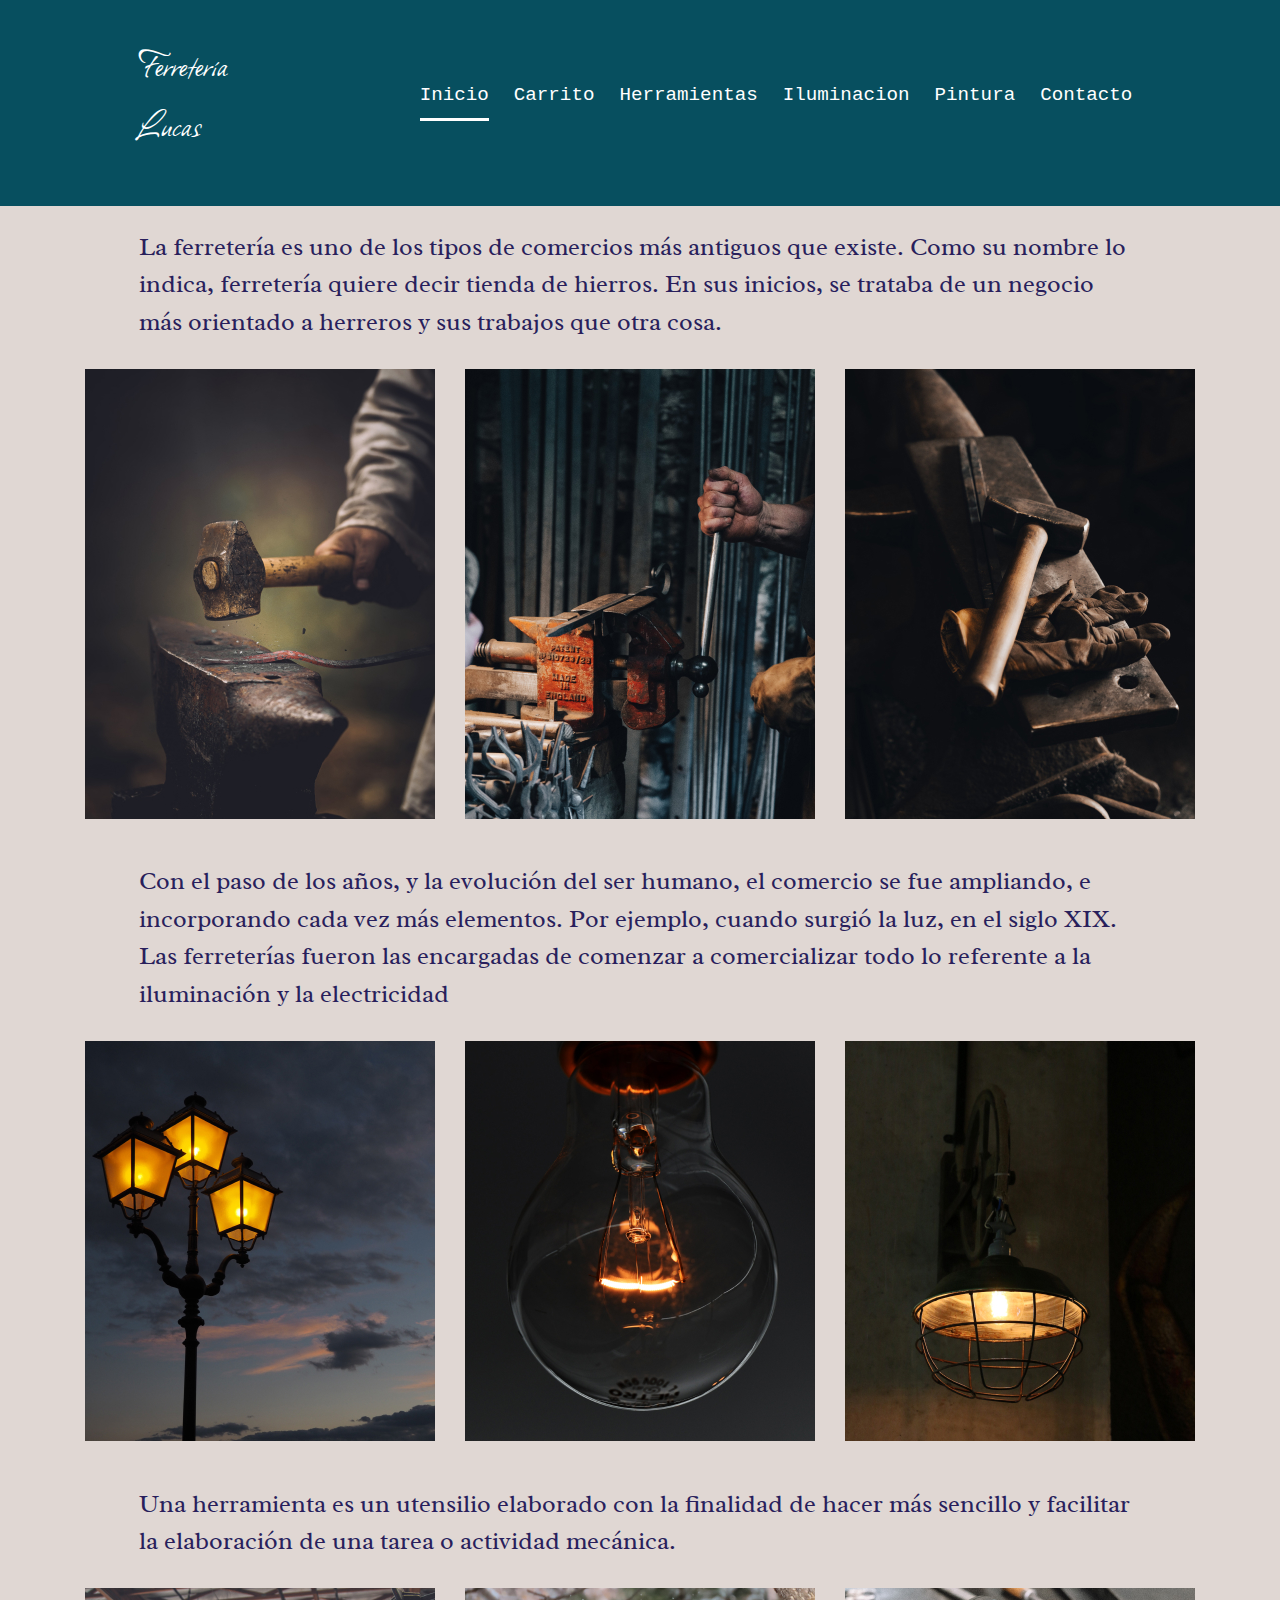
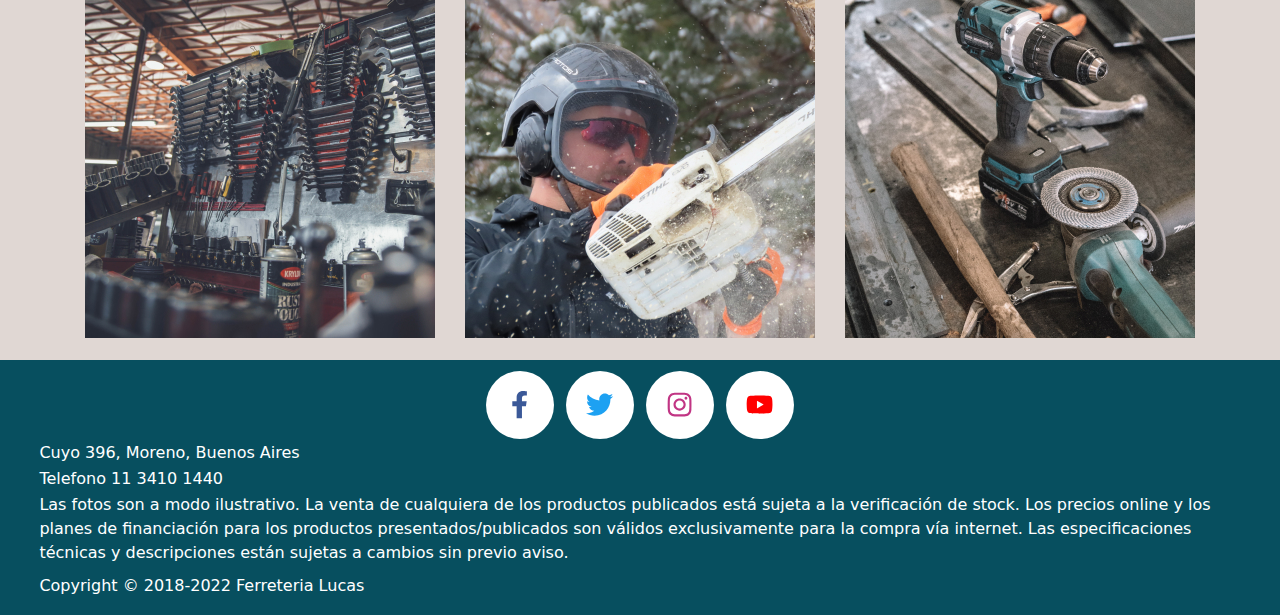
<file: index.html>
<!DOCTYPE html>
<html lang="en">
<head>
    <meta charset="UTF-8">
    <meta name="description" content="Ferreteria Lucas del partido de Moreno, Buenos Aires">
    <meta http-equiv="X-UA-Compatible" content="IE=edge">
    <meta name="viewport" content="width=device-width, initial-scale=1.0">
    <link href="https://fonts.googleapis.com/css2?family=Radley&display=swap" rel="stylesheet">
    <link href="https://fonts.googleapis.com/css2?family=Allison&family=Lexend+Deca:wght@200&display=swap" rel="stylesheet">
    <link rel="shortcut icon" href="../img/depositphotos_388215936-stock-illustration-a-logo-of-plumber-or.jpg" type="image/x-icon">
    <meta name="keywords" content="ferreteria, pintureria, buloneria, sanitarios, electricidad, iluminacion, herramientas, maquinas">
    <title>Ferreteria Lucas</title>
    <link rel="stylesheet" href="./style/bootstrap.min.css">
    <link rel="stylesheet" href="./style/style.css">

</head>
<body>

    <!-- Barra de navegacion -->

    <header>     
         <nav class="container">
            <div class="navbar">
                <p class="logo">Ferretería Lucas</p>
            <ul>
                <li class="navmenu active"><a href="./index.html">Inicio</a></li>
                <li class="navmenu"><a href="./pages/compras.html">Carrito</a></li>
                <li class="navmenu"><a href="./pages/herramienta.html">Herramientas</a></li>
                <li class="navmenu"><a href="./pages/iluminacion.html">Iluminacion</a></li>
                <li class="navmenu"><a href="./pages/pintura.html">Pintura</a></li>
                <li class="navmenu"><a href="./pages/contacto.html">Contacto</a></li>
            </ul>
            </div>
        </nav> 
    </header>

    <!-- Main del inicio responsive -->

    <main class="contenedorMedio2">
        <div>
            <p class="intro">
                La ferretería es uno de los tipos de comercios más antiguos que existe. Como su nombre lo indica, ferretería quiere decir tienda de hierros. En sus inicios, se trataba de un negocio más orientado a herreros y sus trabajos que otra cosa.
            </p>
        </div>
        <figure class="medioImg">
            <img src="./img/home2.jpg" alt="">
        </figure>
    
        <figure class="medioImg">
            <img src="./img/home1.jpg" alt="">
        </figure>
    
        <figure class="medioImg">
            <img src="./img/home3.jpg" alt="">
        </figure>

        <div>
            <p  class="intro">
                Con el paso de los años, y la evolución del ser humano, el comercio se fue ampliando, e incorporando cada vez más elementos. Por ejemplo, cuando surgió la luz, en el siglo XIX. Las ferreterías fueron las encargadas de comenzar a comercializar todo lo referente a la iluminación y la electricidad
            </p>
        </div>

        <figure class="medioImg">
            <img src="./img/home5.jpg" alt="">
         </figure>

         <figure class="medioImg">
            <img src="./img/home6.jpg" alt="">
        </figure>

        <figure class="medioImg">
            <img src="./img/home4.jpg" alt="">
        </figure>

        <div>
            <p class="intro">
                Una herramienta es un utensilio elaborado con la finalidad de hacer más sencillo y facilitar la elaboración de una tarea o actividad mecánica.
            </p>
        </div>

        <figure class="medioImg">
            <img src="./img/Inicio2.jpg" alt="">
        </figure>

        <figure class="medioImg">
            <img src="./img/Inicio6.jpg" alt="">
        </figure>

        <figure class="medioImg">
            <img src="./img/Inicio9.jpg" alt="">
        </figure>
    </main>

    <!-- Footer de la pagina -->

    <footer>
        <div class="social-buttons">
            <a href="https://www.facebook.com/" target="blank_" class="social-buttons__button social-button social-button--facebook">
            <span class="social-button__inner">
            <svg aria-hidden="true" focusable="false" data-prefix="fab" data-icon="facebook-f" class="svg-inline--fa fa-facebook-f fa-w-10" role="img" xmlns="http://www.w3.org/2000/svg" viewBox="0 0 320 512"><path fill="currentColor" d="M279.14 288l14.22-92.66h-88.91v-60.13c0-25.35 12.42-50.06 52.24-50.06h40.42V6.26S260.43 0 225.36 0c-73.22 0-121.08 44.38-121.08 124.72v70.62H22.89V288h81.39v224h100.17V288z"></path></svg>
            </span>
            </a>           
            <a href="https://www.twitter.com/" target="blank_" class="social-buttons__button social-button social-button--twitter">
            <span class="social-button__inner">
            <svg aria-hidden="true" focusable="false" data-prefix="fab" data-icon="twitter" class="svg-inline--fa fa-twitter fa-w-16" role="img" xmlns="http://www.w3.org/2000/svg" viewBox="0 0 512 512"><path fill="currentColor" d="M459.37 151.716c.325 4.548.325 9.097.325 13.645 0 138.72-105.583 298.558-298.558 298.558-59.452 0-114.68-17.219-161.137-47.106 8.447.974 16.568 1.299 25.34 1.299 49.055 0 94.213-16.568 130.274-44.832-46.132-.975-84.792-31.188-98.112-72.772 6.498.974 12.995 1.624 19.818 1.624 9.421 0 18.843-1.3 27.614-3.573-48.081-9.747-84.143-51.98-84.143-102.985v-1.299c13.969 7.797 30.214 12.67 47.431 13.319-28.264-18.843-46.781-51.005-46.781-87.391 0-19.492 5.197-37.36 14.294-52.954 51.655 63.675 129.3 105.258 216.365 109.807-1.624-7.797-2.599-15.918-2.599-24.04 0-57.828 46.782-104.934 104.934-104.934 30.213 0 57.502 12.67 76.67 33.137 23.715-4.548 46.456-13.32 66.599-25.34-7.798 24.366-24.366 44.833-46.132 57.827 21.117-2.273 41.584-8.122 60.426-16.243-14.292 20.791-32.161 39.308-52.628 54.253z"></path></svg>
            </span>
            </a>
            <a href="https://www.instagram.com/" target="blank_" class="social-buttons__button social-button social-button--instagram">
            <span class="social-button__inner">
            <svg aria-hidden="true" focusable="false" data-prefix="fab" data-icon="instagram" class="svg-inline--fa fa-instagram fa-w-14" role="img" xmlns="http://www.w3.org/2000/svg" viewBox="0 0 448 512"><path fill="currentColor" d="M224.1 141c-63.6 0-114.9 51.3-114.9 114.9s51.3 114.9 114.9 114.9S339 319.5 339 255.9 287.7 141 224.1 141zm0 189.6c-41.1 0-74.7-33.5-74.7-74.7s33.5-74.7 74.7-74.7 74.7 33.5 74.7 74.7-33.6 74.7-74.7 74.7zm146.4-194.3c0 14.9-12 26.8-26.8 26.8-14.9 0-26.8-12-26.8-26.8s12-26.8 26.8-26.8 26.8 12 26.8 26.8zm76.1 27.2c-1.7-35.9-9.9-67.7-36.2-93.9-26.2-26.2-58-34.4-93.9-36.2-37-2.1-147.9-2.1-184.9 0-35.8 1.7-67.6 9.9-93.9 36.1s-34.4 58-36.2 93.9c-2.1 37-2.1 147.9 0 184.9 1.7 35.9 9.9 67.7 36.2 93.9s58 34.4 93.9 36.2c37 2.1 147.9 2.1 184.9 0 35.9-1.7 67.7-9.9 93.9-36.2 26.2-26.2 34.4-58 36.2-93.9 2.1-37 2.1-147.8 0-184.8zM398.8 388c-7.8 19.6-22.9 34.7-42.6 42.6-29.5 11.7-99.5 9-132.1 9s-102.7 2.6-132.1-9c-19.6-7.8-34.7-22.9-42.6-42.6-11.7-29.5-9-99.5-9-132.1s-2.6-102.7 9-132.1c7.8-19.6 22.9-34.7 42.6-42.6 29.5-11.7 99.5-9 132.1-9s102.7-2.6 132.1 9c19.6 7.8 34.7 22.9 42.6 42.6 11.7 29.5 9 99.5 9 132.1s2.7 102.7-9 132.1z"></path></svg>
            </span>
            </a>
            <a href="https://www.youtube.com/" target="blank_" class="social-buttons__button social-button social-button--youtube">
            <span class="social-button__inner">
            <svg aria-hidden="true" focusable="false" data-prefix="fab" data-icon="youtube" class="svg-inline--fa fa-youtube fa-w-18" role="img" xmlns="http://www.w3.org/2000/svg" viewBox="0 0 576 512"><path fill="currentColor" d="M549.655 124.083c-6.281-23.65-24.787-42.276-48.284-48.597C458.781 64 288 64 288 64S117.22 64 74.629 75.486c-23.497 6.322-42.003 24.947-48.284 48.597-11.412 42.867-11.412 132.305-11.412 132.305s0 89.438 11.412 132.305c6.281 23.65 24.787 41.5 48.284 47.821C117.22 448 288 448 288 448s170.78 0 213.371-11.486c23.497-6.321 42.003-24.171 48.284-47.821 11.412-42.867 11.412-132.305 11.412-132.305s0-89.438-11.412-132.305zm-317.51 213.508V175.185l142.739 81.205-142.739 81.201z"></path></svg>
            </span>
            </a>
        </div>
        <span class="direc">Cuyo 396, Moreno, Buenos Aires</span>
        <span class="direc">Telefono 11 3410 1440</span>
        <span class="terminos">Las fotos son a modo ilustrativo. La venta de cualquiera de los productos publicados está sujeta a la verificación de stock. Los precios online y los planes de financiación para los productos presentados/publicados son válidos exclusivamente para la compra vía internet. Las especificaciones técnicas y descripciones están sujetas a cambios sin previo aviso.</span>
        <span class="copyright">Copyright &copy; 2018-2022 Ferreteria Lucas</span>
    </footer>
</body>
</html>
</file>
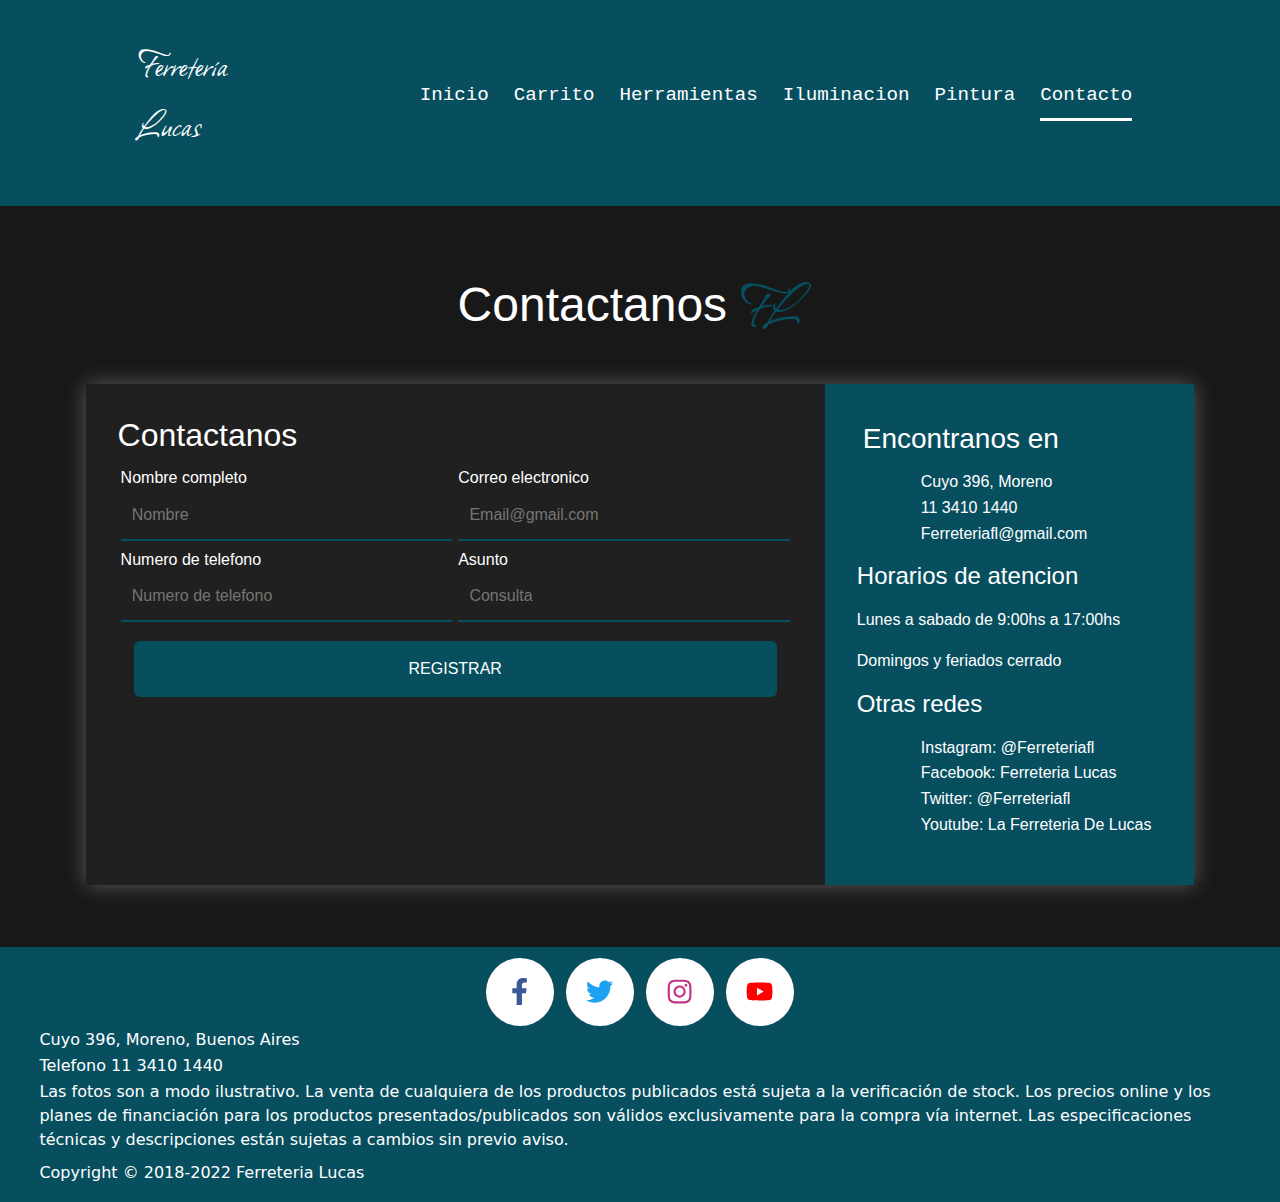
<file: pages/contacto.html>
<!DOCTYPE html>
<html lang="en">
<head>
    <meta charset="UTF-8">
    <meta name="keywords" content="moreno, ferreteria, contacto">
    <meta name="description" content="Pagina web de la ferreteria Lucas del partido de Moreno, Buenos Aires">
    <meta http-equiv="X-UA-Compatible" content="IE=edge">
    <link href="https://fonts.googleapis.com/css2?family=Lexend+Deca:wght@200&display=swap" rel="stylesheet">
    <link href="https://fonts.googleapis.com/css2?family=Allison&family=Lexend+Deca:wght@200&display=swap" rel="stylesheet">   
    <meta name="viewport" content="width=device-width, initial-scale=1.0">
    <!-- <link rel="shortcut icon" href="../img/depositphotos_388215936-stock-illustration-a-logo-of-plumber-or.jpg" type="image/x-icon"> -->
    <title>Ferreteria Lucas</title>
    <link rel="stylesheet" href="../style/bootstrap.min.css">
    <link rel="stylesheet" href="../style/style.css">
</head>
<body>

    <!-- Barra de navegacion -->

    <header>     
        <nav class="container">
           <div class="navbar">
               <p class="logo">Ferretería Lucas</p>
           <ul>
               <li class="navmenu"><a href="../index.html">Inicio</a></li>
               <li class="navmenu"><a href="./compras.html">Carrito</a></li>
               <li class="navmenu"><a href="./herramienta.html">Herramientas</a></li>
               <li class="navmenu"><a href="./iluminacion.html">Iluminacion</a></li>
               <li class="navmenu"><a href="./pintura.html">Pintura</a></li>
               <li class="navmenu active"><a href="./contacto.html">Contacto</a></li>
           </ul>
           </div>
       </nav> 
   </header>

   <!-- Formulario responsive -->







   <main class="mainContacto">
    <div class="content">
        <h1 class="logo2">Contactanos <span class="logo">FL</span></h1>
        <div class="contact-wrapper animated bounceInUp">


            <div class="contact-form">
                <h2>Contactanos</h2>
                <form  id="pedirNombre" action="">


                    <div id="divForm">
                        <label>Nombre completo</label>
                        <input type="text" id="name" name="fullname">
                    </div> 

                    
                    <div id="divForm">
                        <label>Correo electronico</label>
                        <input type="email" id="email" name="email">
                    </div>

                    <div id="divForm">
                        <label>Numero de telefono</label>
                        <input type="tel" id="telefono" name="phone">
                    </div>
                    <div id="divForm">
                        <label>Asunto</label>
                        <input type="text" id="asunto" name="affair">
                    </div>
<!-- 
                    <p class="block">
                        <button type="button" id="btnTest"  class="btn btn-primary">Test</button>
                    </p> -->

                    <p class="block">
                        <button type="button" id="btnRegistrar"   class="btn btn-primary">Registrar</button>
                    </p>
                </form>
            </div>





            <div class="contact-info">
                <h3>Encontranos en</h3>
                <ul id="infoContact">
                    <!-- <li>Cuyo 396, Moreno</li>
                    <li>11 3410 1440</li>
                    <li>Ferreteriafl@gmail.com</li> -->

                </ul>
                <h4>Horarios de atencion</h4>
                <p>Lunes a sabado de 9:00hs a 17:00hs</p>
                <p>Domingos y feriados cerrado</p>
                <h4>Otras redes</h4>
                <ul id="redesSociales">
                    <!-- <li>Instagram: @Ferreteriafl</li>
                    <li>Facebook: Ferreteria Lucas</li>
                    <li>Twitter: @Ferreteriafl</li>
                    <li>Youtube: La Ferreteria De Lucas</li> -->
                </ul>
            </div>
        </div>

    </div>
    <!-- <script src="../js/contacto.js"></script> -->

</main>

<footer>
    <div class="social-buttons">
        <a href="https://www.facebook.com/" target="blank_" class="social-buttons__button social-button social-button--facebook">
        <span class="social-button__inner">
        <svg aria-hidden="true" focusable="false" data-prefix="fab" data-icon="facebook-f" class="svg-inline--fa fa-facebook-f fa-w-10" role="img" xmlns="http://www.w3.org/2000/svg" viewBox="0 0 320 512"><path fill="currentColor" d="M279.14 288l14.22-92.66h-88.91v-60.13c0-25.35 12.42-50.06 52.24-50.06h40.42V6.26S260.43 0 225.36 0c-73.22 0-121.08 44.38-121.08 124.72v70.62H22.89V288h81.39v224h100.17V288z"></path></svg>
        </span>
        </a>           
        <a href="https://www.twitter.com/" target="blank_" class="social-buttons__button social-button social-button--twitter">
        <span class="social-button__inner">
        <svg aria-hidden="true" focusable="false" data-prefix="fab" data-icon="twitter" class="svg-inline--fa fa-twitter fa-w-16" role="img" xmlns="http://www.w3.org/2000/svg" viewBox="0 0 512 512"><path fill="currentColor" d="M459.37 151.716c.325 4.548.325 9.097.325 13.645 0 138.72-105.583 298.558-298.558 298.558-59.452 0-114.68-17.219-161.137-47.106 8.447.974 16.568 1.299 25.34 1.299 49.055 0 94.213-16.568 130.274-44.832-46.132-.975-84.792-31.188-98.112-72.772 6.498.974 12.995 1.624 19.818 1.624 9.421 0 18.843-1.3 27.614-3.573-48.081-9.747-84.143-51.98-84.143-102.985v-1.299c13.969 7.797 30.214 12.67 47.431 13.319-28.264-18.843-46.781-51.005-46.781-87.391 0-19.492 5.197-37.36 14.294-52.954 51.655 63.675 129.3 105.258 216.365 109.807-1.624-7.797-2.599-15.918-2.599-24.04 0-57.828 46.782-104.934 104.934-104.934 30.213 0 57.502 12.67 76.67 33.137 23.715-4.548 46.456-13.32 66.599-25.34-7.798 24.366-24.366 44.833-46.132 57.827 21.117-2.273 41.584-8.122 60.426-16.243-14.292 20.791-32.161 39.308-52.628 54.253z"></path></svg>
        </span>
        </a>
        <a href="https://www.instagram.com/" target="blank_" class="social-buttons__button social-button social-button--instagram">
        <span class="social-button__inner">
        <svg aria-hidden="true" focusable="false" data-prefix="fab" data-icon="instagram" class="svg-inline--fa fa-instagram fa-w-14" role="img" xmlns="http://www.w3.org/2000/svg" viewBox="0 0 448 512"><path fill="currentColor" d="M224.1 141c-63.6 0-114.9 51.3-114.9 114.9s51.3 114.9 114.9 114.9S339 319.5 339 255.9 287.7 141 224.1 141zm0 189.6c-41.1 0-74.7-33.5-74.7-74.7s33.5-74.7 74.7-74.7 74.7 33.5 74.7 74.7-33.6 74.7-74.7 74.7zm146.4-194.3c0 14.9-12 26.8-26.8 26.8-14.9 0-26.8-12-26.8-26.8s12-26.8 26.8-26.8 26.8 12 26.8 26.8zm76.1 27.2c-1.7-35.9-9.9-67.7-36.2-93.9-26.2-26.2-58-34.4-93.9-36.2-37-2.1-147.9-2.1-184.9 0-35.8 1.7-67.6 9.9-93.9 36.1s-34.4 58-36.2 93.9c-2.1 37-2.1 147.9 0 184.9 1.7 35.9 9.9 67.7 36.2 93.9s58 34.4 93.9 36.2c37 2.1 147.9 2.1 184.9 0 35.9-1.7 67.7-9.9 93.9-36.2 26.2-26.2 34.4-58 36.2-93.9 2.1-37 2.1-147.8 0-184.8zM398.8 388c-7.8 19.6-22.9 34.7-42.6 42.6-29.5 11.7-99.5 9-132.1 9s-102.7 2.6-132.1-9c-19.6-7.8-34.7-22.9-42.6-42.6-11.7-29.5-9-99.5-9-132.1s-2.6-102.7 9-132.1c7.8-19.6 22.9-34.7 42.6-42.6 29.5-11.7 99.5-9 132.1-9s102.7-2.6 132.1 9c19.6 7.8 34.7 22.9 42.6 42.6 11.7 29.5 9 99.5 9 132.1s2.7 102.7-9 132.1z"></path></svg>
        </span>
        </a>
        <a href="https://www.youtube.com/" target="blank_" class="social-buttons__button social-button social-button--youtube">
        <span class="social-button__inner">
        <svg aria-hidden="true" focusable="false" data-prefix="fab" data-icon="youtube" class="svg-inline--fa fa-youtube fa-w-18" role="img" xmlns="http://www.w3.org/2000/svg" viewBox="0 0 576 512"><path fill="currentColor" d="M549.655 124.083c-6.281-23.65-24.787-42.276-48.284-48.597C458.781 64 288 64 288 64S117.22 64 74.629 75.486c-23.497 6.322-42.003 24.947-48.284 48.597-11.412 42.867-11.412 132.305-11.412 132.305s0 89.438 11.412 132.305c6.281 23.65 24.787 41.5 48.284 47.821C117.22 448 288 448 288 448s170.78 0 213.371-11.486c23.497-6.321 42.003-24.171 48.284-47.821 11.412-42.867 11.412-132.305 11.412-132.305s0-89.438-11.412-132.305zm-317.51 213.508V175.185l142.739 81.205-142.739 81.201z"></path></svg>
        </span>
        </a>
    </div>
    <span class="direc">Cuyo 396, Moreno, Buenos Aires</span>
    <span class="direc">Telefono 11 3410 1440</span>
    <span class="terminos">Las fotos son a modo ilustrativo. La venta de cualquiera de los productos publicados está sujeta a la verificación de stock. Los precios online y los planes de financiación para los productos presentados/publicados son válidos exclusivamente para la compra vía internet. Las especificaciones técnicas y descripciones están sujetas a cambios sin previo aviso.</span>
    <span class="copyright">Copyright &copy; 2018-2022 Ferreteria Lucas</span>

</footer>
<script src="../js/contacto.js"></script>

</body>
</html>
</file>
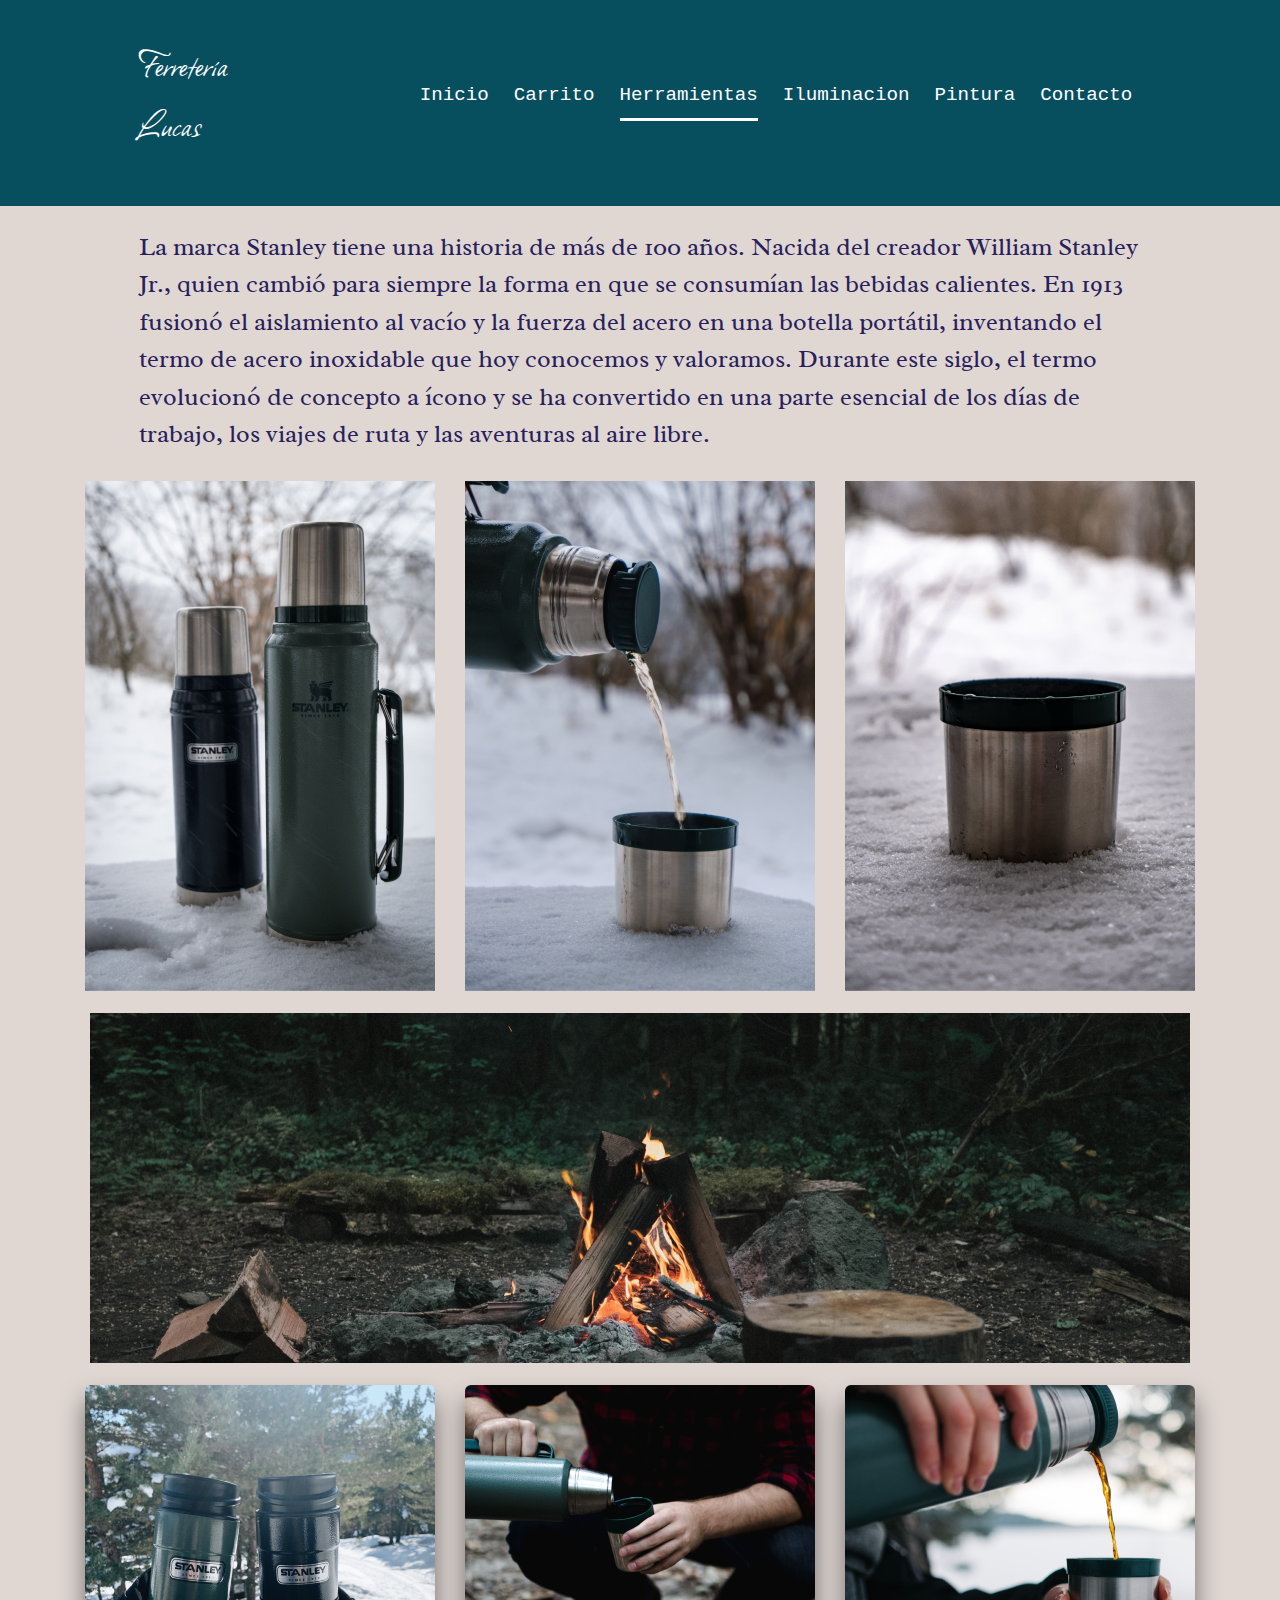
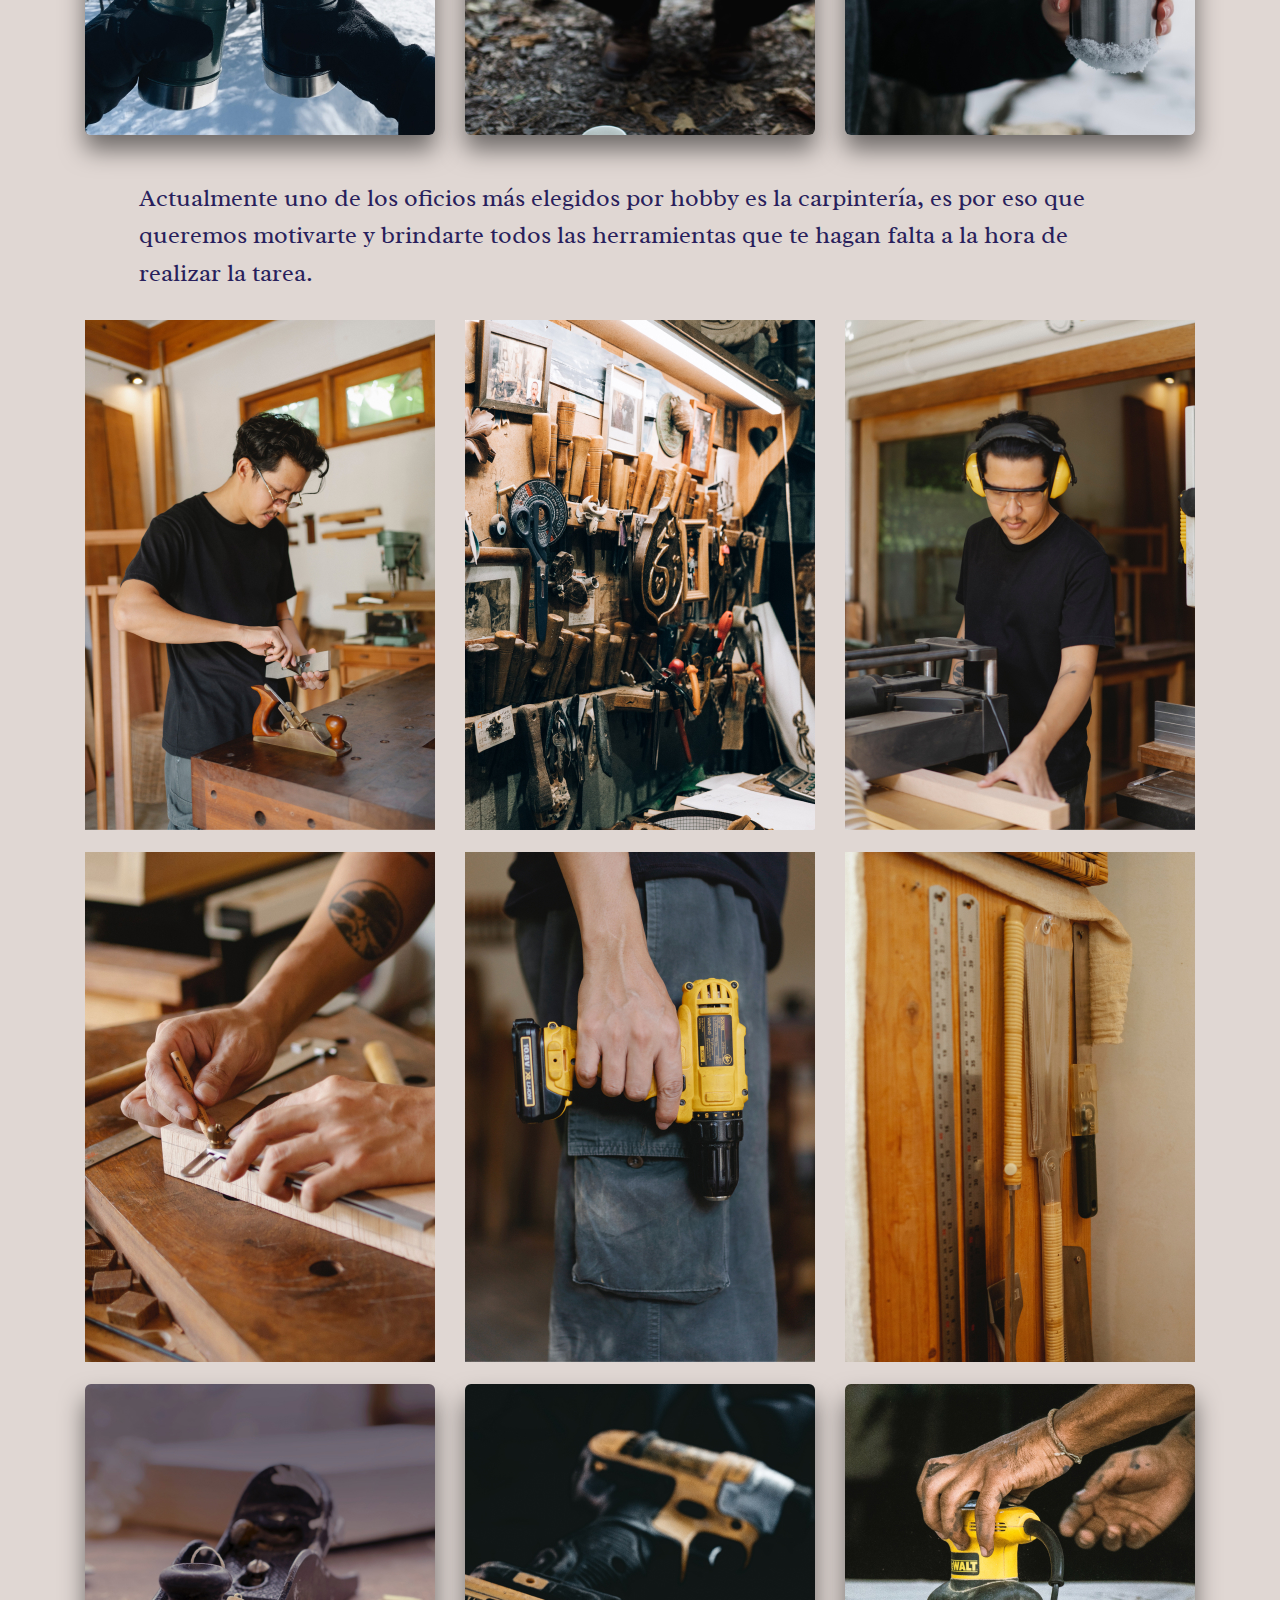
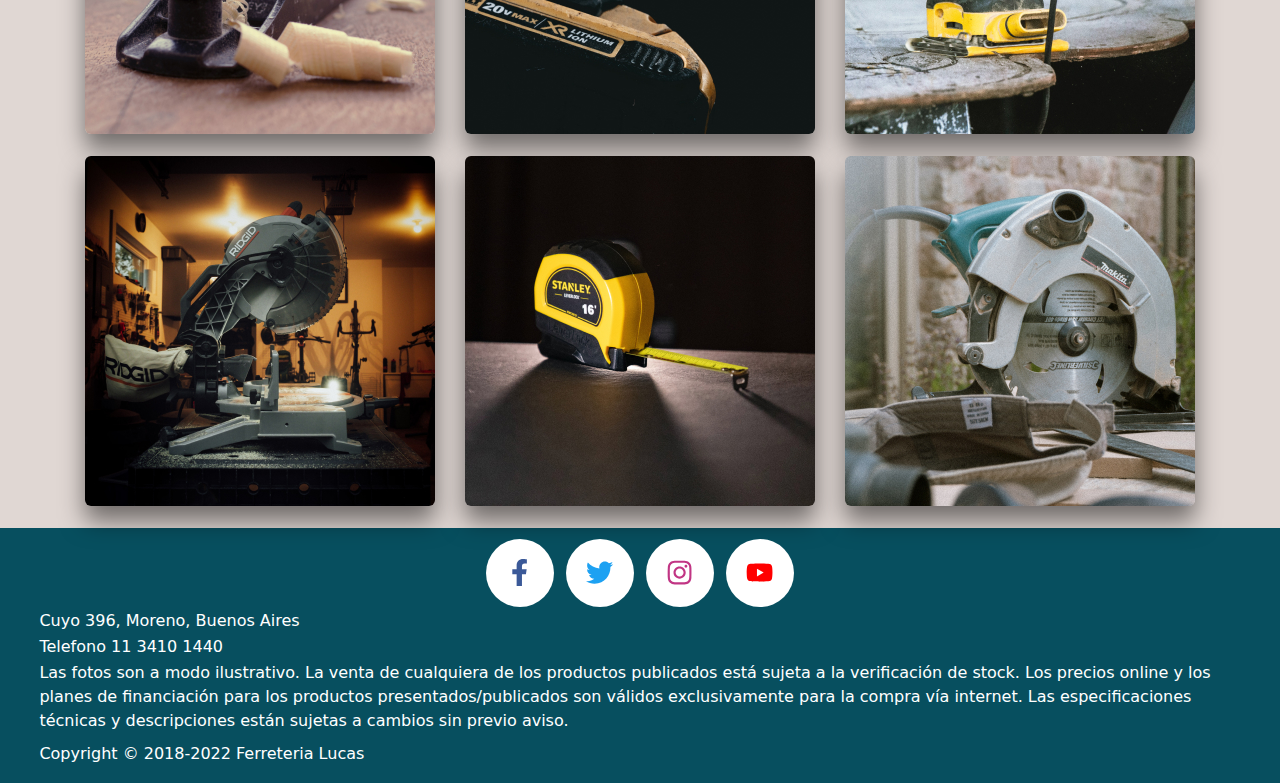
<file: pages/herramienta.html>
<!DOCTYPE html>
<html lang="en">
<head>
    <meta charset="UTF-8">
    <meta http-equiv="X-UA-Compatible" content="IE=edge">
    <meta name="description" content="Herramientas de mano, electricas y a batería">
    <meta name="keywords" content="herramienta, destornillador, taladro, amoladora, sierra, martillo, cutter, tijera, maquinas, cinta">
    <link href="https://fonts.googleapis.com/css2?family=Radley&display=swap" rel="stylesheet">
    <link href="https://fonts.googleapis.com/css2?family=Lexend+Deca:wght@200&display=swap" rel="stylesheet">
    <link href="https://fonts.googleapis.com/css2?family=Allison&family=Lexend+Deca:wght@200&display=swap" rel="stylesheet">   
    <meta name="viewport" content="width=device-width, initial-scale=1.0">
    <link rel="shortcut icon" href="../img/depositphotos_388215936-stock-illustration-a-logo-of-plumber-or.jpg" type="image/x-icon">
    <title>Ferreteria Lucas</title>
    <link rel="stylesheet" href="../style/bootstrap.min.css">
    <link rel="stylesheet" href="../style/style.css">
</head>
<body>

    <!-- Barra de navegacion -->

    <header>     
        <nav class="container">
           <div class="navbar">
               <p class="logo">Ferretería Lucas</p>
           <ul>
               <li class="navmenu"><a href="../index.html">Inicio</a></li>
               <li class="navmenu"><a href="./compras.html">Carrito</a></li>
               <li class="navmenu active"><a href="./herramienta.html">Herramientas</a></li>
               <li class="navmenu"><a href="./iluminacion.html">Iluminacion</a></li>
               <li class="navmenu"><a href="./pintura.html">Pintura</a></li>
               <li class="navmenu"><a href="./contacto.html">Contacto</a></li>
           </ul>
           </div>
       </nav> 
    </header>

    <!-- Main para desktop -->

    <main class="contenedorMedio2">
        <div>
            <p class="intro">
                La marca Stanley tiene una historia de más de 100 años. Nacida del creador William Stanley Jr., quien cambió para siempre la forma en que se consumían las bebidas calientes. En 1913 fusionó el aislamiento al vacío y la fuerza del acero en una botella portátil, inventando el termo de acero inoxidable que hoy conocemos y valoramos.
                Durante este siglo, el termo evolucionó de concepto a ícono y se ha convertido en una parte esencial de los días de trabajo, los viajes de ruta y las aventuras al aire libre.
            </p>
        </div>

        <figure class="medioImg">
            <img src="../img/herramientas001.jpg" alt="">
        </figure>
    
        <figure class="medioImg">
            <img src="../img/herramientas002.jpg" alt="">
        </figure>
    
        <figure class="medioImg">
            <img src="../img/herramientas003.jpg" alt="">
        </figure>

        <figure class="medioImgl">
            <img src="../img/herramientas004.jpg" alt="" width="100%">
        </figure>
    </main>

    <main class="contenedor">
        <figure>
            <img src="../img/herramientas1.jpg" alt="">
            <div class="capa">
                <h3>Vaso térmico Stanley</h3>
                <p>¿El mejor tipo de tazas para la aventura? Los que nunca tienen fugas, incluso al navegar por senderos rocosos o conducir por terrenos accidentados. Esta taza cuenta con una tapa única de 3 posiciones que gira para abrirse para sorber fácilmente y luego se bloquea herméticamente cuando se cierra. Llévalo y tíralo a cualquier lugar sin preocuparte de que tus cosas se mojen. El exclusivo aislamiento al vacío de Stanley mantiene su café o té caliente durante horas.</p>    
            </div>
        </figure>

        <figure>
            <img src="../img/herramientas09.jpg" alt="">
            <div class="capa">
                <h3>Termo clásico Stanley </h3>
                <p>Porque algunas cosas son para toda la vida, este termo Stanley fue pensado para acompañarte a través de los años, ya que durabilidad y estilo son las palabras que definen a la marca. Gracias a su resistencia, obtendrás un gran rendimiento térmico y garantizarás que el líquido permanezca con la temperatura ideal por más tiempo.</p>
            </div>

        </figure>

        <figure>
            <img src="../img/herramientas2.jpg" alt="">
            <div class="capa">
                <h3>Stanley edición limitada</h3>
                <p>Los únicos termos Stanley originales</p>
                <p>Además, al ser a prueba de fugas, dejarás de preocuparte por posibles derrames mientras realizás largos viajes o de camino al trabajo</p>
                <p>Con aprobación del INAL y garantía</p>
                <p>Mantiene el frio hasta por 45hs</p>
                <p>Mantiene el calor hasta por 40hs</p>
            </div>
        </figure>
    </main>

    <main class="contenedorMedio">
        <div>
            <p class="intro">
                Actualmente uno de los oficios más elegidos por hobby es la carpintería, es por eso que queremos motivarte y brindarte todos las herramientas que te hagan falta a la hora de realizar la tarea.
            </p>
        </div>

        <figure class="medioImg">
            <img src="../img/herramientas01.jpg" alt="">
        </figure>
        
        <figure class="medioImg">
            <img src="../img/herramientas02.jpg" alt="">
        </figure>
        
        <figure class="medioImg">
            <img src="../img/herramientas03.jpg" alt="">
        </figure>
        
        <figure class="medioImg">
            <img src="../img/herramientas04.jpg" alt="">
        </figure>
        
        <figure class="medioImg">
            <img src="../img/herramientas05.jpg" alt="">
        </figure>
        
        <figure class="medioImg">
            <img src="../img/herramientas06.jpg" alt="">
        </figure>
    </main>

    <main class="contenedor">
        <figure>
            <img src="../img/herramientas4.jpg" alt="">
            <div class="capa">
                <h3>Garlopa manual Stanley</h3>
                <p>Base de hierro fundido de una sola pieza elimina grietas.</p>
                <p>Mango y perilla hechos de madera de cerezo para mayor comodidad.</p>
            </div>       
         </figure>

         <figure>
            <img src="../img/herramientas5.jpg" alt="">
            <div class="capa">
                <h3>Destornillador inalámbrico DeWalt</h3>
                <p>DeWalt DCF887 es un destornillador inalámbrico que te permitirá desplazarte con mayor comodidad en tu espacio de trabajo, sin necesidad de depender de una conexión eléctrica cercana. Firmeza garantizada. Al ser de impacto, su función de atornillar la lleva a cabo aplicando una fuerza perpendicular al tornillo que lo deja totalmente fijo sin riesgos de solturas.</p>
            </div>
        </figure>

        <figure>
            <img src="../img/herramientas6.jpg" alt="">
            <div class="capa">
                <h3>Lijadora profesional orbital DeWalt</h3>
                <p>Con la lijadora DeWalt DWE6411 lograrás trabajos con un acabado más fino y llegarás a lugares estrechos y de difícil acceso. Una herramienta compacta, versátil y con un diseño ergonómico, que te proporciona más control y comodidad. ¡Es ideal si tu actividad principal es la carpintería!</p>
            </div>
        </figure>

        <figure>
            <img src="../img/herramientas7.jpg" alt="">
            <div class="capa">
                <h3>Sierra ingleteadora Ridgid</h3>
                <p>Con el Sistema XPS de alineación de corte, se obtiene mayor precisión sin necesidad de calibración. Palanca de bloqueo de ángulos de inglete. Más rápida y cómoda que una perilla de giro. La mayor capacidad de corte a ingletes, a bisel y combinados. Permite cortes repetibles y de rápido ajuste.</p>
            </div>
        </figure>

        <figure>
            <img src="../img/herramientas8.jpg" alt="">
            <div class="capa">
                <h3>Cinta metrica profesional Stanley</h3>
                <p>Uso Profesional.</p>
                <p>Fleje de acero 25 mm.</p>
                <p>Enganche de Acero para cinto.</p>
                <p>Con Freno.</p>
                <p>Cinta compacta</p>
                <p>Carcaza plástica de A.B.S.</p>
                <p>Correa para mano.</p>
            </div>
        </figure>

        <figure>
            <img src="../img/herramientas3.jpg" alt="">
            <div class="capa">
                <h3>Sierra circular eléctrica Makita</h3>
                <p>Optimizá tiempo y esfuerzo con esta sierra eléctrica Makita HS7010. Diseñada para trabajos pesados, te facilita la tarea y te brinda un óptimo rendimiento y eficacia. Te recomendamos utilizarla para cortes en madera.</p>
            </div>
        </figure>
    </main>

    <!-- Main para mobile -->
    
    <main class="contenedor2">
        <figure>
            <img src="../img/herramientas1.jpg" alt="">
            <div class="capa2">
                <h3>Vaso térmico Stanley</h3>
                <p>¿El mejor tipo de tazas para la aventura? Los que nunca tienen fugas, incluso al navegar por senderos rocosos o conducir por terrenos accidentados. Esta taza cuenta con una tapa única de 3 posiciones que gira para abrirse para sorber fácilmente y luego se bloquea herméticamente cuando se cierra. Llévalo y tíralo a cualquier lugar sin preocuparte de que tus cosas se mojen. El exclusivo aislamiento al vacío de Stanley mantiene su café o té caliente durante horas.</p>    
            </div>
        </figure>

        <figure>
            <img src="../img/herramientas2.jpg" alt="">
            <div class="capa2">
                <h3>Termo clásico Stanley </h3>
                <p>Porque algunas cosas son para toda la vida, este termo Stanley fue pensado para acompañarte a través de los años, ya que durabilidad y estilo son las palabras que definen a la marca. Gracias a su resistencia, obtendrás un gran rendimiento térmico y garantizarás que el líquido permanezca con la temperatura ideal por más tiempo.</p>
            </div>
        </figure>

        <figure>
            <img src="../img/herramientas3.jpg" alt="">
            <div class="capa2">
                <h3>Sierra circular eléctrica Makita</h3>
                <p>Optimizá tiempo y esfuerzo con esta sierra eléctrica Makita HS7010. Diseñada para trabajos pesados, te facilita la tarea y te brinda un óptimo rendimiento y eficacia. Te recomendamos utilizarla para cortes en madera.</p>
            </div>
        </figure>

        <figure>
            <img src="../img/herramientas4.jpg" alt="">
            <div class="capa2">
                <h3>Garlopa Stanley</h3>
                <p>Base de hierro fundido de una sola pieza elimina grietas.</p>
                <p>Mango y perilla hechos de madera de cerezo para mayor comodidad.</p>
            </div>       
         </figure>

         <figure>
            <img src="../img/herramientas5.jpg" alt="">
            <div class="capa2">
                <h3>Destornillador DeWalt</h3>
                <p>DeWalt DCF887 es un destornillador inalámbrico que te permitirá desplazarte con mayor comodidad en tu espacio de trabajo, sin necesidad de depender de una conexión eléctrica cercana. Firmeza garantizada. Al ser de impacto, su función de atornillar la lleva a cabo aplicando una fuerza perpendicular al tornillo que lo deja totalmente fijo sin riesgos de solturas.</p>
            </div>
        </figure>

        <figure>
            <img src="../img/herramientas6.jpg" alt="">
            <div class="capa2">
                <h3>Lijadora orbital DeWalt</h3>
                <p>Con la lijadora DeWalt DWE6411 lograrás trabajos con un acabado más fino y llegarás a lugares estrechos y de difícil acceso. Una herramienta compacta, versátil y con un diseño ergonómico, que te proporciona más control y comodidad. ¡Es ideal si tu actividad principal es la carpintería!</p>
            </div>
        </figure>

        <figure>
            <img src="../img/herramientas7.jpg" alt="">
            <div class="capa2">
                <h3>Sierra ingleteadora Ridgid</h3>
                <p>Con el Sistema XPS de alineación de corte, se obtiene mayor precisión sin necesidad de calibración. Palanca de bloqueo de ángulos de inglete. Más rápida y cómoda que una perilla de giro. La mayor capacidad de corte a ingletes, a bisel y combinados. Permite cortes repetibles y de rápido ajuste.</p>
            </div>
        </figure>

        <figure>
            <img src="../img/herramientas8.jpg" alt="">
            <div class="capa2">
                <h3>Cinta metrica Stanley</h3>
                <p>Uso Profesional.</p>
                <p>Fleje de acero 25 mm.</p>
                <p>Enganche de Acero para cinto.</p>
                <p>Con Freno.</p>
                <p>Cinta compacta</p>
                <p>Carcaza plástica de A.B.S.</p>
                <p>Correa para mano.</p>
            </div>
        </figure>

        <figure>
            <img src="../img/herramientas9.jpg" alt="">
            <div class="capa2">
                <h3>Juego de bocallaves</h3>
                <p>16 Bocallaves en Pulgadas ESTRIADAS Encastre 3/4".</p>
                <p>7/8", 15/16", 1", 1-1/16", 1-1/8", 1-3/16", 1-1/4", 1-5/16", 1-3/8", 1-7/16", 1-1/2", 1-5/8", 1-3/4", 1-13/16", 1-7/6" & 2".</p>
                <p>3 Barras de Extensión: 100mm, 200mm & 400mm.</p>
                <p>1 Llave Crique de (500mm) con Expulsor.</p>
                <p>1 Manija "T" Deslizable de 450mm.</p>
            </div>
        </figure>
    </main>

    <!-- Footer de la pagina -->

    <footer>
        <div class="social-buttons">
            <a href="https://www.facebook.com/" target="blank_" class="social-buttons__button social-button social-button--facebook">
            <span class="social-button__inner">
            <svg aria-hidden="true" focusable="false" data-prefix="fab" data-icon="facebook-f" class="svg-inline--fa fa-facebook-f fa-w-10" role="img" xmlns="http://www.w3.org/2000/svg" viewBox="0 0 320 512"><path fill="currentColor" d="M279.14 288l14.22-92.66h-88.91v-60.13c0-25.35 12.42-50.06 52.24-50.06h40.42V6.26S260.43 0 225.36 0c-73.22 0-121.08 44.38-121.08 124.72v70.62H22.89V288h81.39v224h100.17V288z"></path></svg>
            </span>
            </a>           
            <a href="https://www.twitter.com/" target="blank_" class="social-buttons__button social-button social-button--twitter">
            <span class="social-button__inner">
            <svg aria-hidden="true" focusable="false" data-prefix="fab" data-icon="twitter" class="svg-inline--fa fa-twitter fa-w-16" role="img" xmlns="http://www.w3.org/2000/svg" viewBox="0 0 512 512"><path fill="currentColor" d="M459.37 151.716c.325 4.548.325 9.097.325 13.645 0 138.72-105.583 298.558-298.558 298.558-59.452 0-114.68-17.219-161.137-47.106 8.447.974 16.568 1.299 25.34 1.299 49.055 0 94.213-16.568 130.274-44.832-46.132-.975-84.792-31.188-98.112-72.772 6.498.974 12.995 1.624 19.818 1.624 9.421 0 18.843-1.3 27.614-3.573-48.081-9.747-84.143-51.98-84.143-102.985v-1.299c13.969 7.797 30.214 12.67 47.431 13.319-28.264-18.843-46.781-51.005-46.781-87.391 0-19.492 5.197-37.36 14.294-52.954 51.655 63.675 129.3 105.258 216.365 109.807-1.624-7.797-2.599-15.918-2.599-24.04 0-57.828 46.782-104.934 104.934-104.934 30.213 0 57.502 12.67 76.67 33.137 23.715-4.548 46.456-13.32 66.599-25.34-7.798 24.366-24.366 44.833-46.132 57.827 21.117-2.273 41.584-8.122 60.426-16.243-14.292 20.791-32.161 39.308-52.628 54.253z"></path></svg>
            </span>
            </a>
            <a href="https://www.instagram.com/" target="blank_" class="social-buttons__button social-button social-button--instagram">
            <span class="social-button__inner">
            <svg aria-hidden="true" focusable="false" data-prefix="fab" data-icon="instagram" class="svg-inline--fa fa-instagram fa-w-14" role="img" xmlns="http://www.w3.org/2000/svg" viewBox="0 0 448 512"><path fill="currentColor" d="M224.1 141c-63.6 0-114.9 51.3-114.9 114.9s51.3 114.9 114.9 114.9S339 319.5 339 255.9 287.7 141 224.1 141zm0 189.6c-41.1 0-74.7-33.5-74.7-74.7s33.5-74.7 74.7-74.7 74.7 33.5 74.7 74.7-33.6 74.7-74.7 74.7zm146.4-194.3c0 14.9-12 26.8-26.8 26.8-14.9 0-26.8-12-26.8-26.8s12-26.8 26.8-26.8 26.8 12 26.8 26.8zm76.1 27.2c-1.7-35.9-9.9-67.7-36.2-93.9-26.2-26.2-58-34.4-93.9-36.2-37-2.1-147.9-2.1-184.9 0-35.8 1.7-67.6 9.9-93.9 36.1s-34.4 58-36.2 93.9c-2.1 37-2.1 147.9 0 184.9 1.7 35.9 9.9 67.7 36.2 93.9s58 34.4 93.9 36.2c37 2.1 147.9 2.1 184.9 0 35.9-1.7 67.7-9.9 93.9-36.2 26.2-26.2 34.4-58 36.2-93.9 2.1-37 2.1-147.8 0-184.8zM398.8 388c-7.8 19.6-22.9 34.7-42.6 42.6-29.5 11.7-99.5 9-132.1 9s-102.7 2.6-132.1-9c-19.6-7.8-34.7-22.9-42.6-42.6-11.7-29.5-9-99.5-9-132.1s-2.6-102.7 9-132.1c7.8-19.6 22.9-34.7 42.6-42.6 29.5-11.7 99.5-9 132.1-9s102.7-2.6 132.1 9c19.6 7.8 34.7 22.9 42.6 42.6 11.7 29.5 9 99.5 9 132.1s2.7 102.7-9 132.1z"></path></svg>
            </span>
            </a>
            <a href="https://www.youtube.com/" target="blank_" class="social-buttons__button social-button social-button--youtube">
            <span class="social-button__inner">
            <svg aria-hidden="true" focusable="false" data-prefix="fab" data-icon="youtube" class="svg-inline--fa fa-youtube fa-w-18" role="img" xmlns="http://www.w3.org/2000/svg" viewBox="0 0 576 512"><path fill="currentColor" d="M549.655 124.083c-6.281-23.65-24.787-42.276-48.284-48.597C458.781 64 288 64 288 64S117.22 64 74.629 75.486c-23.497 6.322-42.003 24.947-48.284 48.597-11.412 42.867-11.412 132.305-11.412 132.305s0 89.438 11.412 132.305c6.281 23.65 24.787 41.5 48.284 47.821C117.22 448 288 448 288 448s170.78 0 213.371-11.486c23.497-6.321 42.003-24.171 48.284-47.821 11.412-42.867 11.412-132.305 11.412-132.305s0-89.438-11.412-132.305zm-317.51 213.508V175.185l142.739 81.205-142.739 81.201z"></path></svg>
            </span>
            </a>
        </div>
        <span class="direc">Cuyo 396, Moreno, Buenos Aires</span>
        <span class="direc">Telefono 11 3410 1440</span>
        <span class="terminos">Las fotos son a modo ilustrativo. La venta de cualquiera de los productos publicados está sujeta a la verificación de stock. Los precios online y los planes de financiación para los productos presentados/publicados son válidos exclusivamente para la compra vía internet. Las especificaciones técnicas y descripciones están sujetas a cambios sin previo aviso.</span>
        <span class="copyright">Copyright &copy; 2018-2022 Ferreteria Lucas</span>
    </footer>
</body>
</html>
</file>
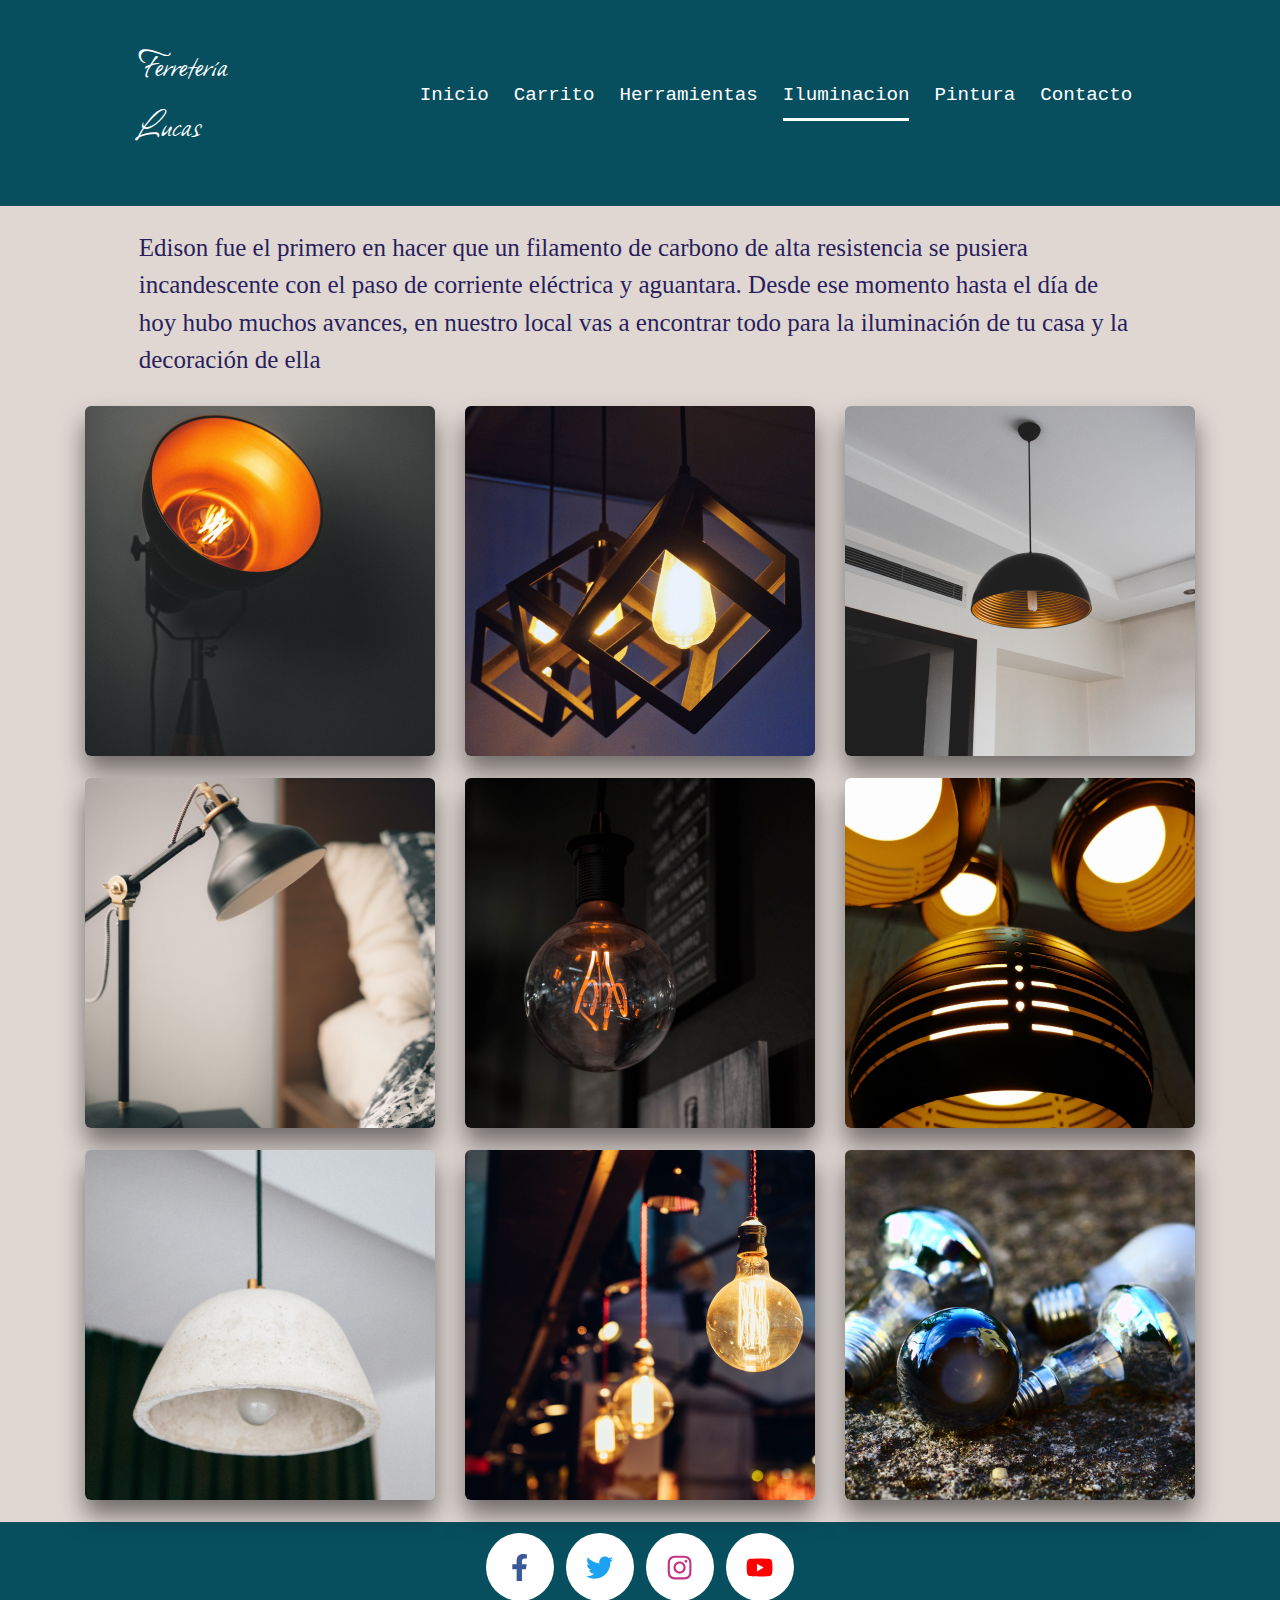
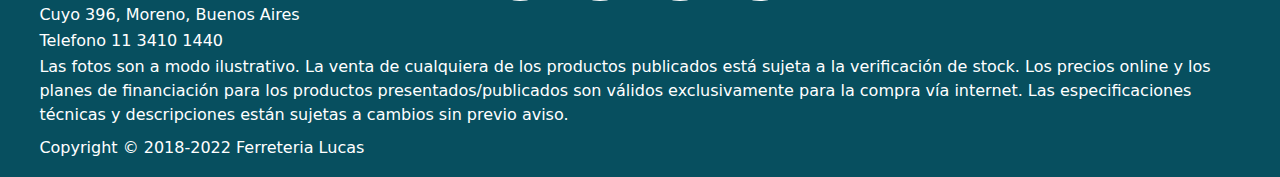
<file: pages/iluminacion.html>
<!DOCTYPE html>
<html lang="en">
<head>
    <meta charset="UTF-8">
    <meta http-equiv="X-UA-Compatible" content="IE=edge">
    <meta name="description" content="Tenemos todas las luces led para que puedas renovar tu ambiente">
    <meta name="keywords" content="lampara, reflector, vela, spot, tulipa, enchufe, portalampara, fotocelula">
    <meta name="viewport" content="width=device-width, initial-scale=1.0">
    <link href="https://fonts.googleapis.com/css2?family=Lexend+Deca:wght@200&display=swap" rel="stylesheet">
    <link href="https://fonts.googleapis.com/css2?family=Allison&family=Lexend+Deca:wght@200&display=swap" rel="stylesheet">    
    <link rel="shortcut icon" href="../img/depositphotos_388215936-stock-illustration-a-logo-of-plumber-or.jpg" type="image/x-icon">
    <title>Ferreteria Lucas</title>
    <link rel="stylesheet" href="../style/bootstrap.min.css">
    <link rel="stylesheet" href="../style/style.css">
</head>
<body>

    <!-- Barra de navegacion -->

    <header>     
        <nav class="container">
           <div class="navbar">
               <p class="logo">Ferretería Lucas</p>
           <ul>
               <li class="navmenu"><a href="../index.html">Inicio</a></li>
               <li class="navmenu"><a href="./compras.html">Carrito</a></li>
               <li class="navmenu"><a href="./herramienta.html">Herramientas</a></li>
               <li class="navmenu active"><a href="./iluminacion.html">Iluminacion</a></li>
               <li class="navmenu"><a href="./pintura.html">Pintura</a></li>
               <li class="navmenu"><a href="./contacto.html">Contacto</a></li>
           </ul>
           </div>
       </nav> 
   </header>

    <!-- Main para desktop -->

   <main class="contenedor">
    <div>
        <p class="intro">Edison fue el primero en hacer que un filamento de carbono de alta resistencia se pusiera incandescente con el paso de corriente eléctrica y aguantara. Desde ese momento hasta el día de hoy hubo muchos avances, en nuestro local vas a encontrar todo para la iluminación de tu casa y la decoración de ella</p>
    </div>

    <figure>
        <img src="../img/iluminacion1.jpg" alt="">
        <div class="capa">
            <h3>Lámpara de pie tripode negro mate</h3>
            <p>Cable envainado, con interruptor de pie de diseño italiano. se puede poner dimmer (consultar costo adicional!)Un dimmer es un circuito de control de potencia (regulador, atenuador) que permite modificar la intensidad de luz en diferentes lámparas y bombillas</p>    
        </div>
    </figure>

    <figure>
        <img src="../img/iluminacion2.jpg" alt="">
        <div class="capa">
            <h3>Colgante cubo</h3>
            <p>Su combinación de diseño y materiales la convierten en la lámpara ideal para el comedor, cocina, living, galería, etc. Versatilidad, perfecta para comercios, hotelería, gastronomía o cualquier espacio donde se convierta en una auténtica pieza de decoración, con excelente funcionalidad. Su diseño es óptimo para usarla con Lámparas de Filamento LED o carbono, y así crear una atmósfera agradable en un ambiente único.</p>
        </div>
    </figure>

    <figure>
        <img src="../img/iluminacion3.jpg" alt="">
        <div class="capa">
            <h3>Colgante campana Cocina gigante</h3>
            <p>Colgante de diámetro 60cm</p>
            <p>Realizada en aluminio</p>
            <p>Exterior negro texturado</p>
            <p>Interior cobre</p>
            <p>Cuerpo del colgante: Diámetro 60cm - Altura 25cm</p>
            <p>Potencia máxima 150w por colgante</p>
            <p>Zócalo E27x1</p>
            <p>Incluye lámpara led</p>
        </div>
    </figure>

    <figure>
        <img src="../img/iluminacion4.jpg" alt="">
        <div class="capa">
            <h3>Velador lamparas mesa estilo industrial hierro</h3>
            <p>La nueva linea Bronx se viene con todo!. Velador de estilo industrial con el detalle del movimiento en bronce. Un toque que lo hace diferente, unico y distintivo.</p>
        </div>       
     </figure>

     <figure>
        <img src="../img/iluminacion5.jpg" alt="">
        <div class="capa">
            <h3>Lampara led vintage filamento globo</h3>
            <p>Tipo de lámpara: Bulbo LED VINTAGE</p>
            <p>Modelo G125</p>
            <p>Tono: 2700°k / 6000ºk</p>
            <p>Lúmenes (Intensidad de luz): 1000lm en cálido / 1080lm en frío</p>
            <p>Apertura: 360°</p>
            <p>Zócalo: E27</p>
        </div>
    </figure>

    <figure>
        <img src="../img/iluminacion6.jpg" alt="">
        <div class="capa">
            <h3>Colgante esfera cobre retro moderno</h3>
            <p>Cantidad de lámparas: 1xE27 apto led</p>
            <p>Zócalo: E-27</p>
            <p>Color: Clanco</p>
            <p>Medida : 32 cm de diámetro</p>
            <p>Altura: 30 cm</p>
            <p>Altura máxima del cable : 1 metro</p>
            <p>Conexión: 220V</p>
            <p>Material: Acero</p>
        </div>
    </figure>

    <figure>
        <img src="../img/iluminacion7.jpg" alt="">
        <div class="capa">
            <h3>Lamparas modernas resina blanca</h3>
            <p>Elaborada con resina especial para iluminación, no resquebraja ni cambia de color con el tiempo.</p>
            <p>Útil para todo tipo de lámparas, led, halógena, bajo consumo. Se recomienda "lámpara globo" de la intensidad necesaria.</p>
            <p>Desmontable y lavable, se puede mojar</p>
        </div>
    </figure>

    <figure>
        <img src="../img/iluminacion8.jpg" alt="">
        <div class="capa">
            <h3>Guirnalda de luces para exterior vintage</h3>
            <p>Nuestras guirnaldas le dan un estilo diferente a tu espacio. Son ideales para decorar cualquier rincón de tu hogar, negocio, emprendimiento, cumpleaños, fiestas, eventos, patio, jardín, terraza, balcón, restaurantes y mucho más.</p>
        </div>
    </figure>

    <figure>
        <img src="../img/iluminacion9.jpg" alt="">
        <div class="capa">
            <h3>Lamparas</h3>
            <p>Incandecentes: Apreciada en las viviendas por su luz cálida y agradable.</p>
            <p>Halogenas: Mayor intensidad lumínica realzando los colores.</p>
            <p>Led: Ahorran hasta un 80 % de consumo de energía.</p>
            <p>Odontologia: Lámparas halógenas dicroicas para odontología.</p>
        </div>
    </figure>


</main> 

<!-- Main para mobile -->

<main class="contenedor2">
    <div>
        <p class="intro">Edison fue el primero en hacer que un filamento de carbono de alta resistencia se pusiera incandescente con el paso de corriente eléctrica y aguantara. Desde ese momento hasta el día de hoy hubo muchos avances, en nuestro local vas a encontrar todo para la iluminación de tu casa y la decoración de ella</p>
    </div>

    <figure>
        <img src="../img/iluminacion1.jpg" alt="">
        <div class="capa2">
            <h3>Tripode negro mate</h3>
            <p>Cable envainado, con interruptor de pie de diseño italiano. se puede poner dimmer (consultar costo adicional!)Un dimmer es un circuito de control de potencia (regulador, atenuador) que permite modificar la intensidad de luz en diferentes lámparas y bombillas</p>    
        </div>
    </figure>

    <figure>
        <div class="capa2">
            <img src="../img/iluminacion2.jpg" alt="">
            <h3>Colgante cubo</h3>
            <p>Su combinación de diseño y materiales la convierten en la lámpara ideal para el comedor, cocina, living, galería, etc. Versatilidad, perfecta para comercios, hotelería, gastronomía o cualquier espacio donde se convierta en una auténtica pieza de decoración, con excelente funcionalidad. Su diseño es óptimo para usarla con Lámparas de Filamento LED o carbono, y así crear una atmósfera agradable en un ambiente único.</p>
        </div>
    </figure>

    <figure>
        <div class="capa2">            
            <img src="../img/iluminacion3.jpg" alt="">
            <h3>Colgante campana</h3>
            <p>Colgante de diámetro 60cm</p>
            <p>Realizada en aluminio</p>
            <p>Exterior negro texturado</p>
            <p>Interior cobre</p>
            <p>Cuerpo del colgante: Diámetro 60cm - Altura 25cm</p>
            <p>Potencia máxima 150w por colgante</p>
            <p>Zócalo E27x1</p>
            <p>Incluye lámpara led</p>
        </div>
    </figure>

    <figure>
        <div class="capa2">
            <img src="../img/iluminacion4.jpg" alt="">
            <h3>Velador estilo industrial</h3>
            <p>La nueva linea Bronx se viene con todo!. Velador de estilo industrial con el detalle del movimiento en bronce. Un toque que lo hace diferente, unico y distintivo.</p>
        </div>       
     </figure>

     <figure>
        <div class="capa2">
            <img src="../img/iluminacion5.jpg" alt="">
            <h3>Led vintage filamento globo</h3>
            <p>Tipo de lámpara: Bulbo LED VINTAGE</p>
            <p>Modelo G125</p>
            <p>Tono: 2700°k / 6000ºk</p>
            <p>Lúmenes (Intensidad de luz): 1000lm en cálido / 1080lm en frío</p>
            <p>Apertura: 360°</p>
            <p>Zócalo: E27</p>
        </div>
    </figure>

    <figure>
        <div class="capa2">
            <img src="../img/iluminacion6.jpg" alt="">
            <h3>Colgante cobre retro moderno</h3>
            <p>Cantidad de lámparas: 1xE27 apto led</p>
            <p>Zócalo: E-27</p>
            <p>Color: Clanco</p>
            <p>Medida : 32 cm de diámetro</p>
            <p>Altura: 30 cm</p>
            <p>Altura máxima del cable : 1 metro</p>
            <p>Conexión: 220V</p>
            <p>Material: Acero</p>
        </div>
    </figure> 
    
    <figure>
        <div class="capa2">
            <img src="../img/iluminacion7.jpg" alt="">
            <h3>Colgante de resina blanca</h3>
            <p>Elaborada con resina especial para iluminación, no resquebraja ni cambia de color con el tiempo.</p>
            <p>Útil para todo tipo de lámparas, led, halógena, bajo consumo. Se recomienda "lámpara globo" de la intensidad necesaria.</p>
            <p>Desmontable y lavable, se puede mojar</p>
        </div>
    </figure> 
    
    <figure>
        <div class="capa2">
            <img src="../img/iluminacion8.jpg" alt="">
            <h3>Guirnalda de luces vintage</h3>
            <p>Nuestras guirnaldas le dan un estilo diferente a tu espacio. Son ideales para decorar cualquier rincón de tu hogar, negocio, emprendimiento, cumpleaños, fiestas, eventos, patio, jardín, terraza, balcón, restaurantes y mucho más.</p>
        </div>
    </figure> 
    
    <figure>
        <div class="capa2">
            <img src="../img/iluminacion9.jpg" alt="">
            <h3>Lamparas</h3>
            <p>Incandecentes: Apreciada en las viviendas por su luz cálida y agradable.</p>
            <p>Halogenas: Mayor intensidad lumínica realzando los colores.</p>
            <p>Led: Ahorran hasta un 80 % de consumo de energía.</p>
            <p>Odontologia: Lámparas halógenas dicroicas para odontología.</p>
        </div>
    </figure> 
</main>

    <!-- Footer de la pagina -->

<footer>
    <div class="social-buttons">
        <a href="https://www.facebook.com/" target="blank_" class="social-buttons__button social-button social-button--facebook">
        <span class="social-button__inner">
        <svg aria-hidden="true" focusable="false" data-prefix="fab" data-icon="facebook-f" class="svg-inline--fa fa-facebook-f fa-w-10" role="img" xmlns="http://www.w3.org/2000/svg" viewBox="0 0 320 512"><path fill="currentColor" d="M279.14 288l14.22-92.66h-88.91v-60.13c0-25.35 12.42-50.06 52.24-50.06h40.42V6.26S260.43 0 225.36 0c-73.22 0-121.08 44.38-121.08 124.72v70.62H22.89V288h81.39v224h100.17V288z"></path></svg>
        </span>
        </a>           
        <a href="https://www.twitter.com/" target="blank_" class="social-buttons__button social-button social-button--twitter">
        <span class="social-button__inner">
        <svg aria-hidden="true" focusable="false" data-prefix="fab" data-icon="twitter" class="svg-inline--fa fa-twitter fa-w-16" role="img" xmlns="http://www.w3.org/2000/svg" viewBox="0 0 512 512"><path fill="currentColor" d="M459.37 151.716c.325 4.548.325 9.097.325 13.645 0 138.72-105.583 298.558-298.558 298.558-59.452 0-114.68-17.219-161.137-47.106 8.447.974 16.568 1.299 25.34 1.299 49.055 0 94.213-16.568 130.274-44.832-46.132-.975-84.792-31.188-98.112-72.772 6.498.974 12.995 1.624 19.818 1.624 9.421 0 18.843-1.3 27.614-3.573-48.081-9.747-84.143-51.98-84.143-102.985v-1.299c13.969 7.797 30.214 12.67 47.431 13.319-28.264-18.843-46.781-51.005-46.781-87.391 0-19.492 5.197-37.36 14.294-52.954 51.655 63.675 129.3 105.258 216.365 109.807-1.624-7.797-2.599-15.918-2.599-24.04 0-57.828 46.782-104.934 104.934-104.934 30.213 0 57.502 12.67 76.67 33.137 23.715-4.548 46.456-13.32 66.599-25.34-7.798 24.366-24.366 44.833-46.132 57.827 21.117-2.273 41.584-8.122 60.426-16.243-14.292 20.791-32.161 39.308-52.628 54.253z"></path></svg>
        </span>
        </a>
        <a href="https://www.instagram.com/" target="blank_" class="social-buttons__button social-button social-button--instagram">
        <span class="social-button__inner">
        <svg aria-hidden="true" focusable="false" data-prefix="fab" data-icon="instagram" class="svg-inline--fa fa-instagram fa-w-14" role="img" xmlns="http://www.w3.org/2000/svg" viewBox="0 0 448 512"><path fill="currentColor" d="M224.1 141c-63.6 0-114.9 51.3-114.9 114.9s51.3 114.9 114.9 114.9S339 319.5 339 255.9 287.7 141 224.1 141zm0 189.6c-41.1 0-74.7-33.5-74.7-74.7s33.5-74.7 74.7-74.7 74.7 33.5 74.7 74.7-33.6 74.7-74.7 74.7zm146.4-194.3c0 14.9-12 26.8-26.8 26.8-14.9 0-26.8-12-26.8-26.8s12-26.8 26.8-26.8 26.8 12 26.8 26.8zm76.1 27.2c-1.7-35.9-9.9-67.7-36.2-93.9-26.2-26.2-58-34.4-93.9-36.2-37-2.1-147.9-2.1-184.9 0-35.8 1.7-67.6 9.9-93.9 36.1s-34.4 58-36.2 93.9c-2.1 37-2.1 147.9 0 184.9 1.7 35.9 9.9 67.7 36.2 93.9s58 34.4 93.9 36.2c37 2.1 147.9 2.1 184.9 0 35.9-1.7 67.7-9.9 93.9-36.2 26.2-26.2 34.4-58 36.2-93.9 2.1-37 2.1-147.8 0-184.8zM398.8 388c-7.8 19.6-22.9 34.7-42.6 42.6-29.5 11.7-99.5 9-132.1 9s-102.7 2.6-132.1-9c-19.6-7.8-34.7-22.9-42.6-42.6-11.7-29.5-9-99.5-9-132.1s-2.6-102.7 9-132.1c7.8-19.6 22.9-34.7 42.6-42.6 29.5-11.7 99.5-9 132.1-9s102.7-2.6 132.1 9c19.6 7.8 34.7 22.9 42.6 42.6 11.7 29.5 9 99.5 9 132.1s2.7 102.7-9 132.1z"></path></svg>
        </span>
        </a>
        <a href="https://www.youtube.com/" target="blank_" class="social-buttons__button social-button social-button--youtube">
        <span class="social-button__inner">
        <svg aria-hidden="true" focusable="false" data-prefix="fab" data-icon="youtube" class="svg-inline--fa fa-youtube fa-w-18" role="img" xmlns="http://www.w3.org/2000/svg" viewBox="0 0 576 512"><path fill="currentColor" d="M549.655 124.083c-6.281-23.65-24.787-42.276-48.284-48.597C458.781 64 288 64 288 64S117.22 64 74.629 75.486c-23.497 6.322-42.003 24.947-48.284 48.597-11.412 42.867-11.412 132.305-11.412 132.305s0 89.438 11.412 132.305c6.281 23.65 24.787 41.5 48.284 47.821C117.22 448 288 448 288 448s170.78 0 213.371-11.486c23.497-6.321 42.003-24.171 48.284-47.821 11.412-42.867 11.412-132.305 11.412-132.305s0-89.438-11.412-132.305zm-317.51 213.508V175.185l142.739 81.205-142.739 81.201z"></path></svg>
        </span>
        </a>
    </div>
    <span class="direc">Cuyo 396, Moreno, Buenos Aires</span>
    <span class="direc">Telefono 11 3410 1440</span>
    <span class="terminos">Las fotos son a modo ilustrativo. La venta de cualquiera de los productos publicados está sujeta a la verificación de stock. Los precios online y los planes de financiación para los productos presentados/publicados son válidos exclusivamente para la compra vía internet. Las especificaciones técnicas y descripciones están sujetas a cambios sin previo aviso.</span>
    <span class="copyright">Copyright &copy; 2018-2022 Ferreteria Lucas</span>
</footer>
</body>
</html>
</file>
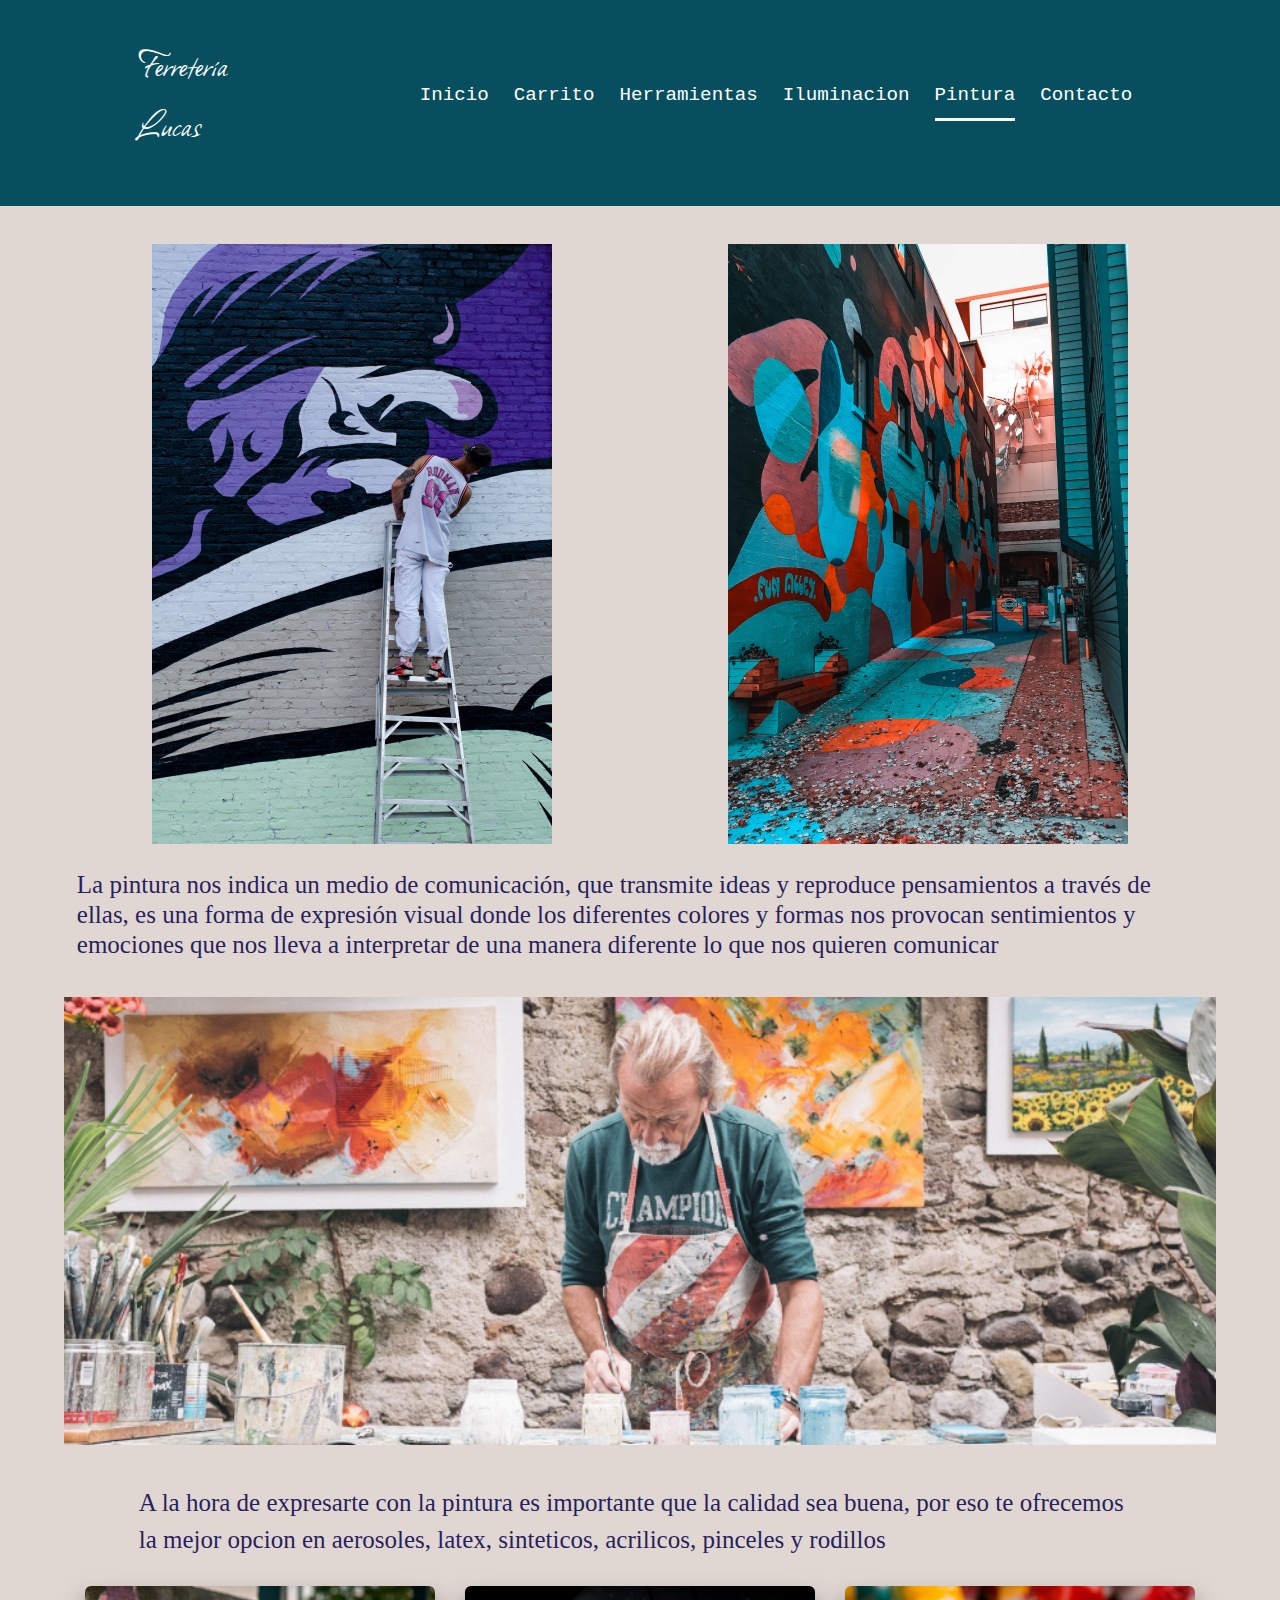
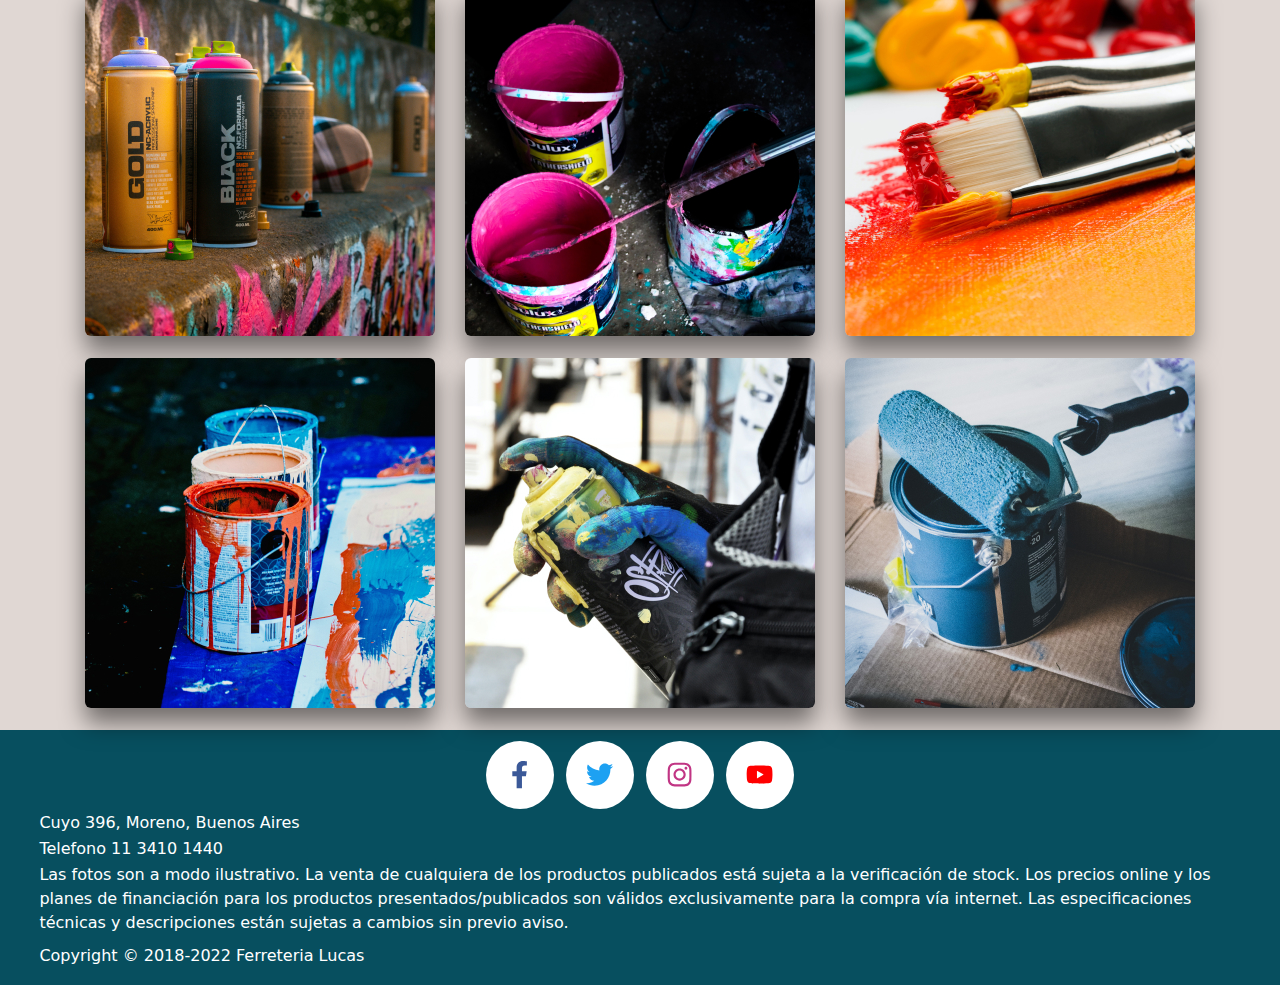
<file: pages/pintura.html>
<!DOCTYPE html>
<html lang="en">
<head>
    <meta charset="UTF-8">
    <meta name="keywords" content="aerosol, latex, esmalte, sintetico, barniz, membrana, color, distincion, aguarras, thinner">
    <meta name="description" content="Pinta con las mejores marcas y dale un toque distinto a ese ambiente">
    <meta http-equiv="X-UA-Compatible" content="IE=edge">
    <meta name="viewport" content="width=device-width, initial-scale=1.0">
    <link href="https://fonts.googleapis.com/css2?family=Lexend+Deca:wght@200&display=swap" rel="stylesheet">
    <link href="https://fonts.googleapis.com/css2?family=Allison&family=Lexend+Deca:wght@200&display=swap" rel="stylesheet">
    <link rel="shortcut icon" href="../img/depositphotos_388215936-stock-illustration-a-logo-of-plumber-or.jpg" type="image/x-icon">
    <title>Ferreteria Lucas</title>
    <link rel="stylesheet" href="../style/bootstrap.min.css">
    <link rel="stylesheet" href="../style/style.css">
</head>
<body>

    <!-- Barra de navegacion -->
    
    <header>     
        <nav class="container">
           <div class="navbar">
               <p class="logo">Ferretería Lucas</p>
           <ul>
               <li class="navmenu"><a href="../index.html">Inicio</a></li>
               <li class="navmenu"><a href="./compras.html">Carrito</a></li>
               <li class="navmenu"><a href="./herramienta.html">Herramientas</a></li>
               <li class="navmenu"><a href="./iluminacion.html">Iluminacion</a></li>
               <li class="navmenu active"><a href="./pintura.html">Pintura</a></li>
               <li class="navmenu"><a href="./contacto.html">Contacto</a></li>
           </ul>
           </div>
       </nav> 
   </header>

    <!-- Main para desktop -->
   
    <main class="contenedorMedio3">
        <figure class="medio1">
            <img src="../img/pintura01.jpg" alt="" width="100%">
        </figure>

        <figure class="medio2">
            <img src="../img/pintura02.jpg" alt="" width="100%">
        </figure>
    </main>

    <main>
        <div>
            <h5 class="intro">La pintura nos indica un medio de comunicación, que transmite ideas y reproduce pensamientos a través de ellas, es una forma de expresión visual donde los diferentes colores y formas nos provocan sentimientos y emociones que nos lleva a interpretar de una manera diferente lo que nos quieren comunicar</p>
        </div>
    </main>

    <main class="contenedorMedio4">
        <figure class="medio3">
            <img src="../img/pintura03.jpg" alt="" width="100%">
        </figure>
    </main>

    <main class="contenedor">
        <div>
            <p class="intro">A la hora de expresarte con la pintura es importante que la calidad sea buena, por eso te ofrecemos la mejor opcion en aerosoles, latex, sinteticos, acrilicos, pinceles y rodillos</p>
        </div>

        <figure>
            <img src="../img/pintura1.jpg" alt="">
            <div class="capa">
                <h3>Aerosol Montana Gold/Black</h3>
                <p>Se trata de un spray de pintura de acabado mate. Fabricado con resinas alquídicas modificadas de última generación y desarrollado para desafiar las más altas exigencias del mercado de las bellas artes</p>
            </div>
        </figure>

        <figure>
            <img src="../img/pintura2.jpg" alt="">
            <div class="capa">
                <h3>Latex Dulux</h3>
                <p>Es una pintura lavable con un nivel de brillo mate, lo que le da al pintor una facilidad de pintado, evitando que se noten imperfecciones en las paredes. Facilita la limpieza de todo tipo de manchas. Gracias a su tecnología Ultra Resist, le otorga a la película una mayor resistencia a la abrasión</p>
            </div>
        </figure>

        <figure>
            <img src="../img/pintura3.jpg" alt="">
            <div class="capa">
                <h3>Pinceles artísticos Plantec</h3>
                <p>Virola de bronce enteriza, niquelada con doble engaste</p>
                <p>Mango fabricado con madera estacionada y laqueado</p>
                <p>Confiere una máxima carga de pintura</p>
            </div>
        </figure>

        <figure>
            <img src="../img/pintura7.jpg" alt="">
            <div class="capa">
                <h3>Sintetico Alba</h3>
                <p>Esmalte Convertidor 2 en 1 de calidad Premium</p>
                <p>Especialmente formulado para ser aplicado sobre metales ferrosos sin necesidad de usar fondos</p>
                <p>Previene e inactiva la corrosión otorgando excelente protección a los metales</p>
            </div>       
         </figure>

         <figure>
            <img src="../img/pintura5.jpg" alt="">
            <div class="capa">
                <h3>Aerosol Montana Hardcore</h3>
                <p>Hardcore, el formato que transformó para siempre la concepción del graffiti a nivel mundial. El nuevo Hardcore 2, mantiene sus principales características acabado brillante y la alta presión pero con una formulación nueva que proporciona un secado mucho más rápido y una cubrición excelente en todos sus colores</p>
            </div>
        </figure>

        <figure>
            <img src="../img/pintura6.jpg" alt="">
            <div class="capa">
                <h3>Rodillo Galgo</h3>
                <p>A la hora de pintar un buen rodillo garantizará una mejor terminación, por eso este de lana latural, con tubo de 40, no te salpicará, ofrecerá un acabado óptimo y el mejor rendimiento en pinturas al látex</p>
            </div>
        </figure>
    </main>

    <!-- Main para mobile -->

    <main class="contenedor2">
        <div>
            <p class="intro">A la hora de expresarte con la pintura es importante que la calidad sea buena, por eso te ofrecemos la mejor opcion en aerosoles, latex, sinteticos, acrilicos, pinceles y rodillos</p>
        </div>

        <figure>
            <img src="../img/pintura1.jpg" alt="">
            <div class="capa2">
                <h3>Aerosol Montana Gold/Black</h3>
                <p>Se trata de un spray de pintura de acabado mate. Fabricado con resinas alquídicas modificadas de última generación y desarrollado para desafiar las más altas exigencias del mercado de las bellas artes</p>
            </div>
        </figure>

        <figure>
            <img src="../img/pintura2.jpg" alt="">
            <div class="capa2">
                <h3>Latex Dulux</h3>
                <p>Es una pintura lavable con un nivel de brillo mate, lo que le da al pintor una facilidad de pintado, evitando que se noten imperfecciones en las paredes. Facilita la limpieza de todo tipo de manchas. Gracias a su tecnología Ultra Resist, le otorga a la película una mayor resistencia a la abrasión</p>
            </div>
        </figure>

        <figure>
            <img src="../img/pintura3.jpg" alt="">
            <div class="capa2">
                <h3>Pinceles artísticos Plantec</h3>
                <p>Virola de bronce enteriza, niquelada con doble engaste</p>
                <p>Mango fabricado con madera estacionada y laqueado</p>
                <p>Confiere una máxima carga de pintura</p>
            </div>
        </figure>

        <figure>
            <img src="../img/pintura7.jpg" alt="">
            <div class="capa2">
                <h3>Sintetico Alba</h3>
                <p>Esmalte Convertidor 2 en 1 de calidad Premium</p>
                <p>Especialmente formulado para ser aplicado sobre metales ferrosos sin necesidad de usar fondos</p>
                <p>Previene e inactiva la corrosión otorgando excelente protección a los metales</p>
            </div>      
         </figure>

         <figure>
            <img src="../img/pintura5.jpg" alt="">
            <div class="capa2">
                <h3>Aerosol Montana Hardcore</h3>
                <p>Hardcore, el formato que transformó para siempre la concepción del graffiti a nivel mundial. El nuevo Hardcore 2, mantiene sus principales características acabado brillante y la alta presión pero con una formulación nueva que proporciona un secado mucho más rápido y una cubrición excelente en todos sus colores</p>
            </div>
        </figure>

        <figure>
            <img src="../img/pintura6.jpg" alt="">
            <div class="capa2">
                <h3>Rodillo Galgo</h3>
                <p>A la hora de pintar un buen rodillo garantizará una mejor terminación, por eso este de lana latural, con tubo de 40, no te salpicará, ofrecerá un acabado óptimo y el mejor rendimiento en pinturas al látex</p>
            </div>
        </figure>
    </main>
    <!-- Footer de la pagina -->
    <footer>
        <div class="social-buttons">
            <a href="https://www.facebook.com/" target="blank_" class="social-buttons__button social-button social-button--facebook">
            <span class="social-button__inner">
            <svg aria-hidden="true" focusable="false" data-prefix="fab" data-icon="facebook-f" class="svg-inline--fa fa-facebook-f fa-w-10" role="img" xmlns="http://www.w3.org/2000/svg" viewBox="0 0 320 512"><path fill="currentColor" d="M279.14 288l14.22-92.66h-88.91v-60.13c0-25.35 12.42-50.06 52.24-50.06h40.42V6.26S260.43 0 225.36 0c-73.22 0-121.08 44.38-121.08 124.72v70.62H22.89V288h81.39v224h100.17V288z"></path></svg>
            </span>
            </a>           
            <a href="https://www.twitter.com/" target="blank_" class="social-buttons__button social-button social-button--twitter">
            <span class="social-button__inner">
            <svg aria-hidden="true" focusable="false" data-prefix="fab" data-icon="twitter" class="svg-inline--fa fa-twitter fa-w-16" role="img" xmlns="http://www.w3.org/2000/svg" viewBox="0 0 512 512"><path fill="currentColor" d="M459.37 151.716c.325 4.548.325 9.097.325 13.645 0 138.72-105.583 298.558-298.558 298.558-59.452 0-114.68-17.219-161.137-47.106 8.447.974 16.568 1.299 25.34 1.299 49.055 0 94.213-16.568 130.274-44.832-46.132-.975-84.792-31.188-98.112-72.772 6.498.974 12.995 1.624 19.818 1.624 9.421 0 18.843-1.3 27.614-3.573-48.081-9.747-84.143-51.98-84.143-102.985v-1.299c13.969 7.797 30.214 12.67 47.431 13.319-28.264-18.843-46.781-51.005-46.781-87.391 0-19.492 5.197-37.36 14.294-52.954 51.655 63.675 129.3 105.258 216.365 109.807-1.624-7.797-2.599-15.918-2.599-24.04 0-57.828 46.782-104.934 104.934-104.934 30.213 0 57.502 12.67 76.67 33.137 23.715-4.548 46.456-13.32 66.599-25.34-7.798 24.366-24.366 44.833-46.132 57.827 21.117-2.273 41.584-8.122 60.426-16.243-14.292 20.791-32.161 39.308-52.628 54.253z"></path></svg>
            </span>
            </a>
            <a href="https://www.instagram.com/" target="blank_" class="social-buttons__button social-button social-button--instagram">
            <span class="social-button__inner">
            <svg aria-hidden="true" focusable="false" data-prefix="fab" data-icon="instagram" class="svg-inline--fa fa-instagram fa-w-14" role="img" xmlns="http://www.w3.org/2000/svg" viewBox="0 0 448 512"><path fill="currentColor" d="M224.1 141c-63.6 0-114.9 51.3-114.9 114.9s51.3 114.9 114.9 114.9S339 319.5 339 255.9 287.7 141 224.1 141zm0 189.6c-41.1 0-74.7-33.5-74.7-74.7s33.5-74.7 74.7-74.7 74.7 33.5 74.7 74.7-33.6 74.7-74.7 74.7zm146.4-194.3c0 14.9-12 26.8-26.8 26.8-14.9 0-26.8-12-26.8-26.8s12-26.8 26.8-26.8 26.8 12 26.8 26.8zm76.1 27.2c-1.7-35.9-9.9-67.7-36.2-93.9-26.2-26.2-58-34.4-93.9-36.2-37-2.1-147.9-2.1-184.9 0-35.8 1.7-67.6 9.9-93.9 36.1s-34.4 58-36.2 93.9c-2.1 37-2.1 147.9 0 184.9 1.7 35.9 9.9 67.7 36.2 93.9s58 34.4 93.9 36.2c37 2.1 147.9 2.1 184.9 0 35.9-1.7 67.7-9.9 93.9-36.2 26.2-26.2 34.4-58 36.2-93.9 2.1-37 2.1-147.8 0-184.8zM398.8 388c-7.8 19.6-22.9 34.7-42.6 42.6-29.5 11.7-99.5 9-132.1 9s-102.7 2.6-132.1-9c-19.6-7.8-34.7-22.9-42.6-42.6-11.7-29.5-9-99.5-9-132.1s-2.6-102.7 9-132.1c7.8-19.6 22.9-34.7 42.6-42.6 29.5-11.7 99.5-9 132.1-9s102.7-2.6 132.1 9c19.6 7.8 34.7 22.9 42.6 42.6 11.7 29.5 9 99.5 9 132.1s2.7 102.7-9 132.1z"></path></svg>
            </span>
            </a>
            <a href="https://www.youtube.com/" target="blank_" class="social-buttons__button social-button social-button--youtube">
            <span class="social-button__inner">
            <svg aria-hidden="true" focusable="false" data-prefix="fab" data-icon="youtube" class="svg-inline--fa fa-youtube fa-w-18" role="img" xmlns="http://www.w3.org/2000/svg" viewBox="0 0 576 512"><path fill="currentColor" d="M549.655 124.083c-6.281-23.65-24.787-42.276-48.284-48.597C458.781 64 288 64 288 64S117.22 64 74.629 75.486c-23.497 6.322-42.003 24.947-48.284 48.597-11.412 42.867-11.412 132.305-11.412 132.305s0 89.438 11.412 132.305c6.281 23.65 24.787 41.5 48.284 47.821C117.22 448 288 448 288 448s170.78 0 213.371-11.486c23.497-6.321 42.003-24.171 48.284-47.821 11.412-42.867 11.412-132.305 11.412-132.305s0-89.438-11.412-132.305zm-317.51 213.508V175.185l142.739 81.205-142.739 81.201z"></path></svg>
            </span>
            </a>
        </div>
        <span class="direc">Cuyo 396, Moreno, Buenos Aires</span>
        <span class="direc">Telefono 11 3410 1440</span>
        <span class="terminos">Las fotos son a modo ilustrativo. La venta de cualquiera de los productos publicados está sujeta a la verificación de stock. Los precios online y los planes de financiación para los productos presentados/publicados son válidos exclusivamente para la compra vía internet. Las especificaciones técnicas y descripciones están sujetas a cambios sin previo aviso.</span>
        <span class="copyright">Copyright &copy; 2018-2022 Ferreteria Lucas</span>
    </footer>
</body>
</html>
</file>
<file: style/style.css>
@import url("https://fonts.googleapis.com/css2?family=Lexend+Deca:wght@200&display=swap");
h3 {
  padding: 6px; }

p {
  justify-content: center; }

body {
  background-color: rgba(199, 183, 177, 0.559); }

.contenedor, .contenedor2 {
  padding-left: 5.5%;
  padding-right: 5.5%;
  flex-flow: row wrap;
  width: 100%;
  display: flex;
  justify-content: center;
  align-items: center;
  min-height: calc(100vh - 100px  300px); }

.contenedor figure {
  margin: auto;
  position: relative;
  margin-top: none;
  margin-bottom: 22px;
  height: 100%;
  width: 350px;
  overflow: hidden;
  border-radius: 6px;
  box-shadow: 0px 15px 25px rgba(0, 0, 0, 0.5);
  cursor: pointer; }
  .contenedor figure figure img {
    width: 100%;
    height: 100%;
    transition: all 500ms ease-out; }

.capa {
  position: absolute;
  top: 0;
  width: 100%;
  height: 100%;
  background: rgba(7, 79, 95, 0.6);
  transition: all 500ms ease-in-out;
  opacity: 0;
  visibility: hidden;
  text-align: center; }
  .capa h3 {
    color: #fff;
    font-weight: 400;
    margin-bottom: 120px;
    transition: all 500ms ease-out;
    margin-top: 30px; }
  .capa p {
    color: #fff;
    font-size: 15px;
    line-height: 1.5;
    width: 100%;
    max-width: 300px;
    margin: auto; }

.contenedor figure:hover > .capa {
  opacity: 1;
  visibility: visible; }
  .contenedor figure:hover > .capa h3 {
    margin-top: 30px;
    margin-bottom: 15px; }

.contenedor2 figure {
  margin: 25px;
  padding: 0 5.5% 0 5.5%;
  border-radius: 6px; }
  .contenedor2 figure .capa2 h3 {
    color: black;
    font-weight: 400; }
  .contenedor2 figure .capa2 p {
    color: black;
    font-size: 15px;
    line-height: 1.5;
    max-width: 350px;
    margin: auto; }

.contenedorMedio, .contenedorMedio2 {
  padding-left: 5.5%;
  padding-right: 5.5%;
  flex-flow: row wrap;
  width: 100%;
  display: flex;
  justify-content: center;
  align-items: center; }

.medioImg {
  margin: auto;
  padding-bottom: 22px; }

.medioImgl {
  margin: auto;
  padding: 0 0 22px 0; }

.intro {
  font-family: 'Radley', serif;
  font-size: 25px;
  justify-content: center;
  padding: 2% 6% 1% 6%;
  color: #291f5c; }

@media (max-width: 1000px) {
  .medio1 {
    grid-column: 1;
    grid-row: 1; }
  .medio2 {
    grid-column: 2;
    grid-row: 2; }
  .medio3 {
    grid-column: 1 / 2;
    grid-row: 3; } }

@media (max-width: 779px) {
  .contenedor {
    flex-direction: row;
    margin: 20px;
    display: none; }
    .contenedor p {
      max-width: 350px;
      height: 1fr; }
  .intro {
    padding-left: 9%;
    padding-right: 9%; } }

@media (max-width: 400px) {
  .contenedor {
    flex-direction: row;
    margin: 8px;
    display: none; }
  .intro {
    padding-left: 3%;
    padding-right: 3%; } }

@media (min-width: 780px) {
  .contenedor2 {
    display: none; } }

* {
  margin-top: auto;
  padding: 5px;
  box-sizing: border-box;
  transition: 0.5s; }

body {
  height: 100vh;
  width: 100%;
  position: relative; }
  body footer {
    width: 100%;
    bottom: 0;
    left: 0;
    padding: 1rem 3%;
    background-color: #074f5f;
    display: flex;
    flex-direction: column; }
  body .direc, body .terminos, body .copyright {
    margin: 1px; }
  body .direc {
    color: #fff; }
  body .terminos {
    color: #fff;
    padding-bottom: 7px; }

.copyright {
  color: #fff; }

.social-buttons {
  display: flex;
  flex-wrap: wrap;
  justify-content: center;
  margin-top: -1rem; }
  .social-buttons__button {
    margin: 10px 5px 0; }

.social-button {
  position: relative;
  display: flex;
  justify-content: center;
  align-items: center;
  outline: none;
  width: 70px;
  height: 70px;
  text-decoration: none; }
  .social-button__inner {
    position: relative;
    display: flex;
    align-items: center;
    justify-content: center;
    width: calc(100% - 2px);
    height: calc(100% - 2px);
    border-radius: 100%;
    background: #fff;
    text-align: center; }
  .social-button svg {
    height: 40%;
    width: 40%; }
  .social-button--facebook {
    color: #3b5998 !important; }
  .social-button--twitter {
    color: #1da1f2 !important; }
  .social-button--pinterest {
    color: #bd081c !important; }
  .social-button--youtube {
    color: #ff0000 !important; }
  .social-button--instagram {
    color: #c13584 !important; }

* {
  margin: 0;
  padding: 0; }

.container {
  max-width: none;
  height: 100%;
  width: 100%;
  background-color: #074f5f;
  background-size: cover;
  background-position: center;
  background-repeat: no-repeat; }

.logo {
  padding-right: 20px;
  width: 180px;
  cursor: pointer;
  font-size: 40px;
  color: #fff;
  font-family: 'Allison', cursive; }

.navbar {
  width: 80%;
  margin: auto;
  padding: 35px 0;
  display: flex;
  align-items: center;
  justify-content: space-between; }
  .navbar ul li {
    list-style: none;
    display: inline-block;
    margin: 0 10px;
    position: relative; }
  .navbar ul li a {
    text-decoration: none;
    color: #fff;
    font-family: monospace;
    font-size: 1.2rem; }
  .navbar ul li::before {
    content: "";
    height: 3px;
    width: 0%;
    background: #fff;
    position: absolute;
    left: 0;
    bottom: -12px;
    transition: 0.4s ease-out; }
  .navbar ul li:hover::before {
    width: 100%; }

.active::after {
  content: "";
  height: 3px;
  width: 100%;
  background: #fff;
  position: absolute;
  left: 0;
  bottom: -12px; }

@media (max-width: 1140px) {
  .navmenu {
    display: inline;
    width: 100%;
    padding-top: 20px; } }

.content {
  padding: 5%; }

.mainContacto {
  background: #181818;
  color: #fff;
  line-height: 1.6;
  font-family: 'Quicksand', sans-serif;
  padding: 0 1.5em; }

.logo2 {
  text-align: center;
  font-size: 3em;
  padding-bottom: 3%; }
  .logo2 span {
    font-size: 1.3em;
    color: #074f5f; }

.contact-wrapper {
  box-shadow: 0 0 20px 0 rgba(255, 255, 255, 0.3); }

.contact-wrapper > * {
  padding: 1em; }

.contact-form {
  background: #222222d3; }
  .contact-form form {
    display: grid;
    grid-template-columns: 1fr 1fr; }
  .contact-form form label {
    display: block; }
  .contact-form form p {
    margin: 0;
    padding: 1em; }

.contact-form form .block {
  grid-column: 1 / 3; }

.contact-form form button, .contact-form form input, .contact-form form textarea {
  width: 100%;
  padding: 0.7em;
  border: none;
  background: none;
  outline: 0;
  color: #fff;
  border-bottom: 2px solid #074f5f; }

.contact-form form button {
  background: #074f5f;
  border: 0;
  text-transform: uppercase;
  padding: 1em; }

.contact-form form button:hover, .contact-form form button:focus {
  background: #074f5f;
  color: #fff;
  transition: background-color 1s ease-out;
  outline: 0; }

.contact-info {
  background: #074f5f; }

.contact-info h4, .contact-info ul, .contact-info p {
  text-align: center;
  margin: 0 0 1rem 0; }

@media (min-width: 700px) {
  .contact-wrapper {
    display: grid;
    grid-template-columns: 2fr 1fr; }
  .contact-wrapper > * {
    padding: 2em; }
  .contact-info h4, .contact-info ul, .contact-info p {
    text-align: left; } }

.contenedorMedio3 {
  display: grid;
  grid-template-columns: repeat(2, 1fr);
  grid-gap: 1fr;
  padding: 3% 5% 0 5%; }

.contenedorMedio4 {
  display: grid;
  grid-template-columns: repeat(2, 1fr);
  grid-gap: 1fr;
  padding: 0 5% 0 5%; }

.medio1 {
  grid-column: 1 / 2;
  margin: auto; }

.medio2 {
  grid-column: 2 / 4;
  margin: auto; }

.medio3 {
  grid-column: 1 / 4; }

  #divForm{
    padding: 3px;
  }

  /* styles del carrito  */
  #divCarrito{
    display: flex;
    justify-content: space-between;
    align-items: center;
    padding: 20px 10%;
    box-shadow: 0px 5px 4px 3px rgba(0, 0, 0, 0.3);
  }
  .input {
    width: 50% !important;
  }
  #search{
    background-color: rgb(7, 79, 95);
    color: white;
    padding: 2px 10px 2px 10px;
    border-radius: 6px;
  }

  .seleccion {
    text-align: center;
  }
  #selecTalles {
    width: 50%;
  }
  #boton-carrito {
    border: none;
    color: rgb(7, 79, 95);
    font-size: 40px;
    background-color: white;
    border-radius: 50%;
    padding: 10px 20px;
    transition: all 0.3s;
  }
  #boton-carrito:hover {
    cursor: pointer;
    color: white;
    background-color: rgb(7, 79, 95);
  }
  #boton-carrito:focus {
    outline: none;
  }
  
  #contenedor-productos {
    background-color: rgba(255, 255, 255, 0.873);
    margin-top: 30px;
    display: flex;
    justify-content: space-between;
    flex-wrap: wrap;
  }
  
  .producto {
    max-width: 30%;
    padding: 10px;
    margin-bottom: 20px;
  }
  
  select {
    display: inline;
    text-align: center;
    border: 1px solid rgb(0, 0, 0);
    color: white;
    background-color: #074f5f;
  }
  .modal-contenedor {
    position: fixed;
    top: 0;
    width: 100%;
    height: 100vh;
    background-color: rgb(0, 0, 0);
    display: flex;
    justify-content: center;
    align-items: center;
    transition: all 0.5s;
    opacity: 0;
    visibility: hidden;
  }
  
  .modal-active {
    opacity: 1;
    visibility: visible;
    z-index: 5;
  }
  
  .modal-carrito {
    position: relative;
    background-color: white;
    color: rgb(7, 79, 95);
    min-width: 500px;
    padding: 20px;
    margin-top: -100%;
    transition: all 0.5s;
  }
  
  .modal-active .modal-carrito {
    margin-top: 0;
  }
  
  .modal-carrito h3 {
    color: rgb(7, 79, 95);
    padding-bottom: 5px;
  }
  .modal-carrito #carritoCerrar {
    position: absolute;
    top: 15px;
    right: 15px;
    font-size: 20px;
    color: rgb(7, 79, 95);
    border: none;
    background-color: white;
  }
  .modal-carrito #carritoCerrar:hover {
    cursor: pointer;
  }
  .modal-carrito #carritoCerrar:focus {
    outline: none;
  }
  .modal-carrito .precioProducto {
    padding-top: 10px;
  }
  .card .card-image .card-title {
    color: rgb(7, 79, 95);
    position: unset;
  }
  
  .productoEnCarrito {
    border-left: 5px solid lightblue;
    border-bottom-left-radius: 3px;
    border-top-left-radius: 3px;
    margin: 5px 0;
    padding: 5px 10px;
    display: flex;
    justify-content: space-between;
  }
  .productoEnCarrito:hover {
    border-left: 5px solid rgb(7, 79, 95);
  }
  
  .boton-eliminar {
    background-color: rgb(255, 255, 255);
    color: rgb(7, 79, 95);
    border: none;
    font-size: 20px;
  }
  
  .boton-eliminar:hover {
    cursor: pointer;
  }
  .boton-eliminar:focus {
    outline: none;
  }

  #temperatura {
    font-size: 20px;
    font-weight: bolder;
    color: rgb(7, 79, 95);
    border-radius: 5px;
    padding: 20px 0px 0px 10%;
  }
</file>
